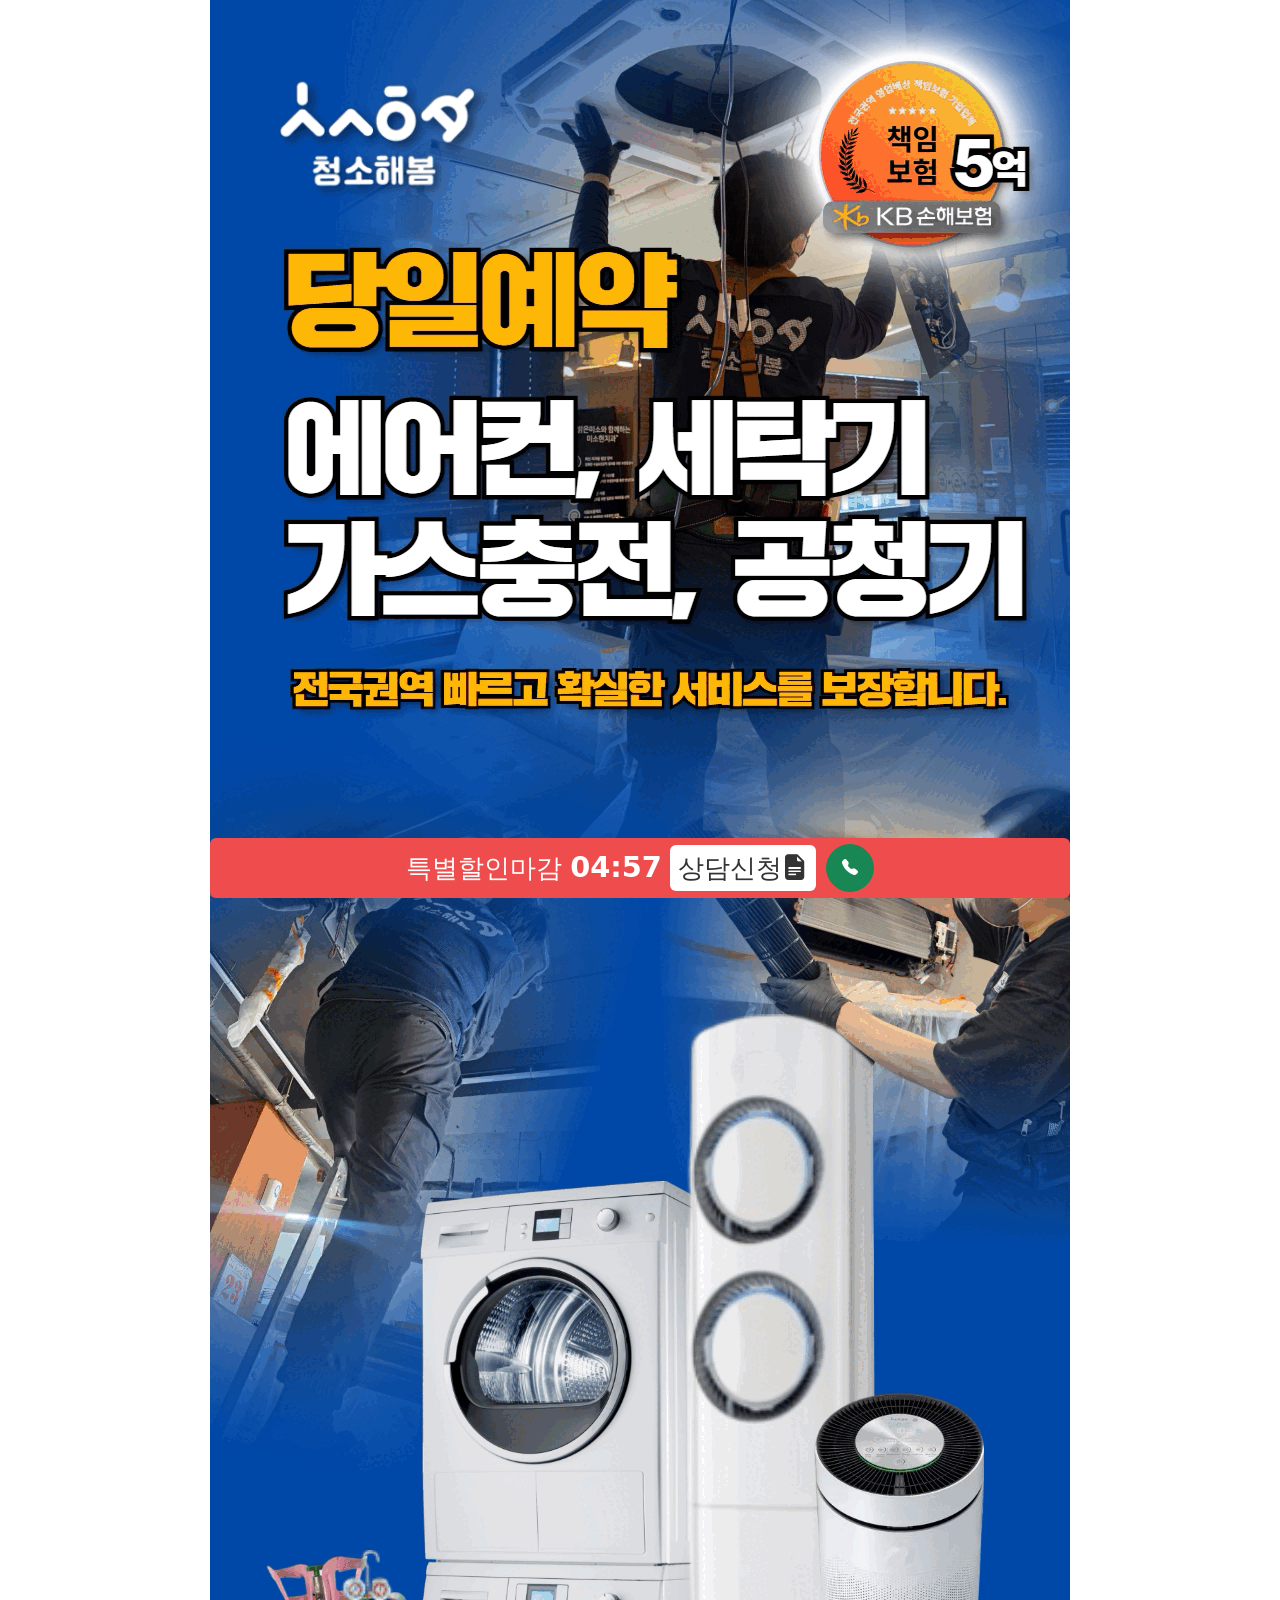
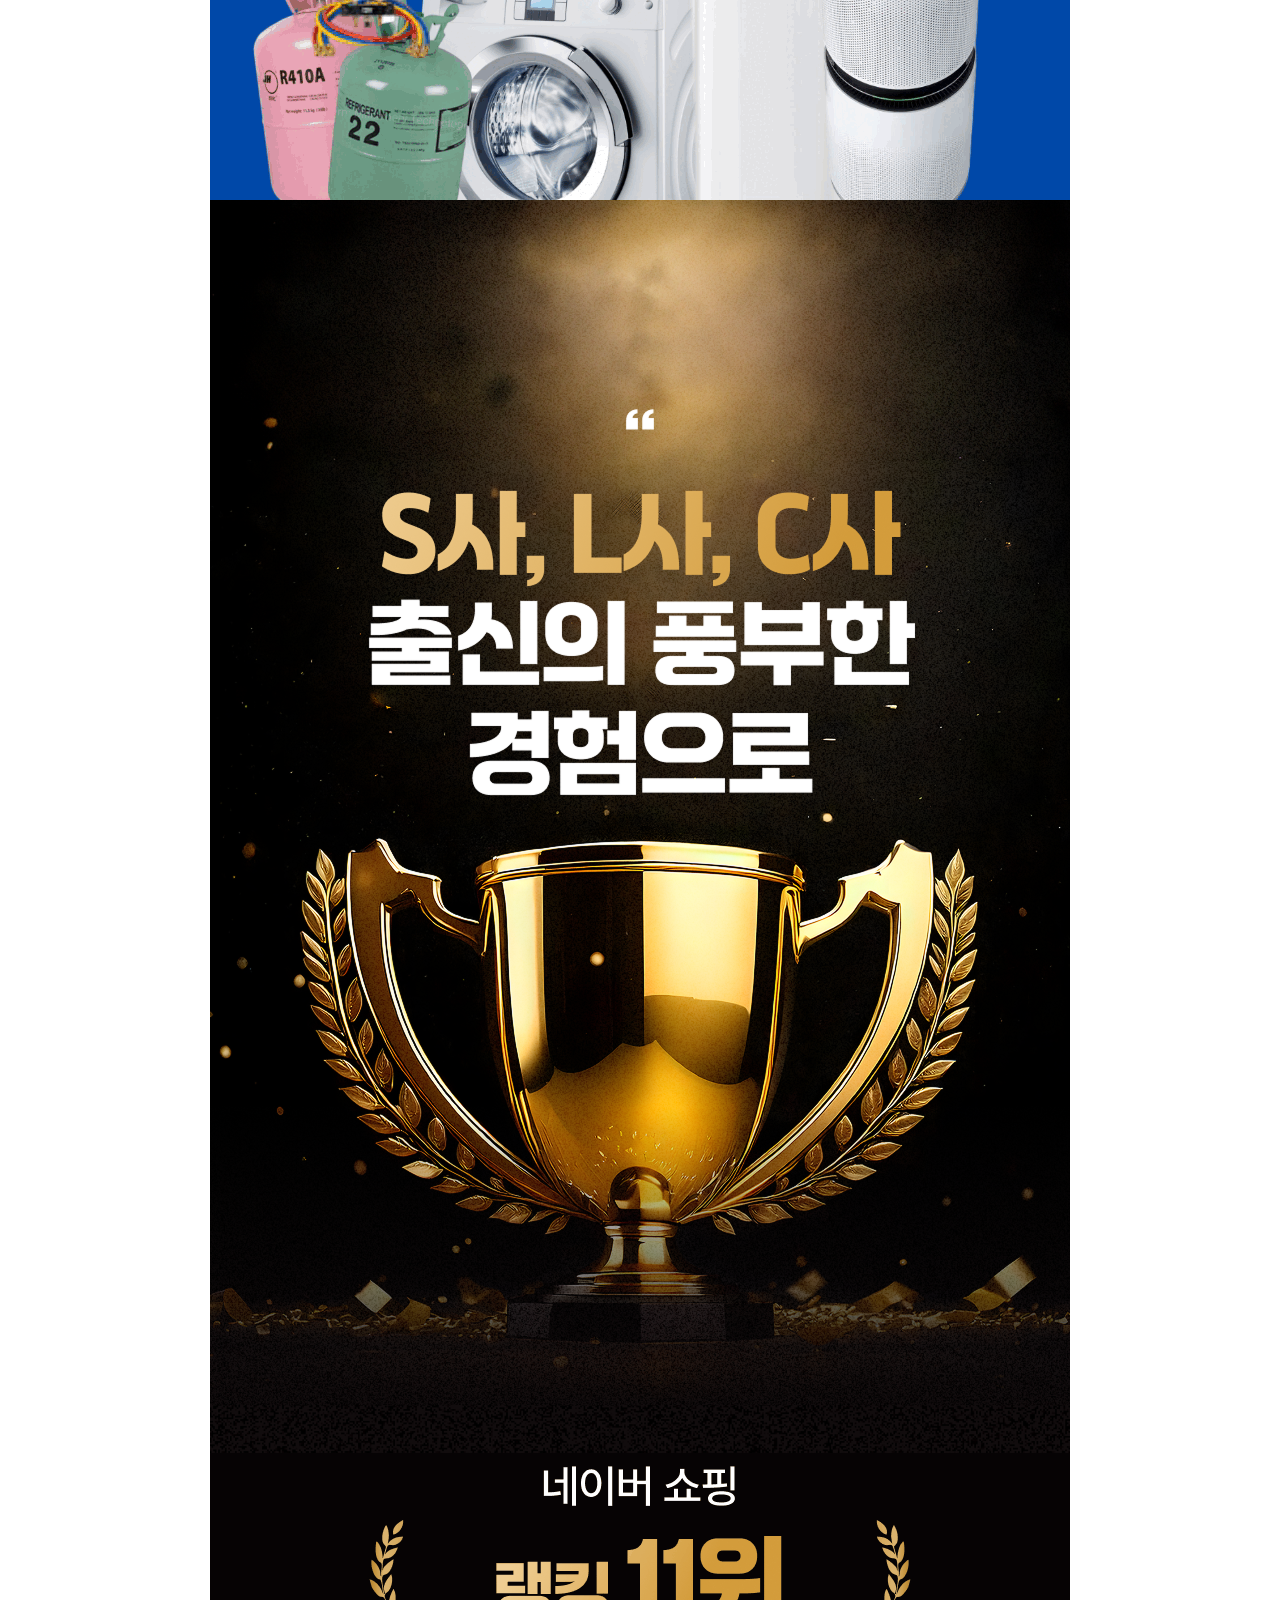
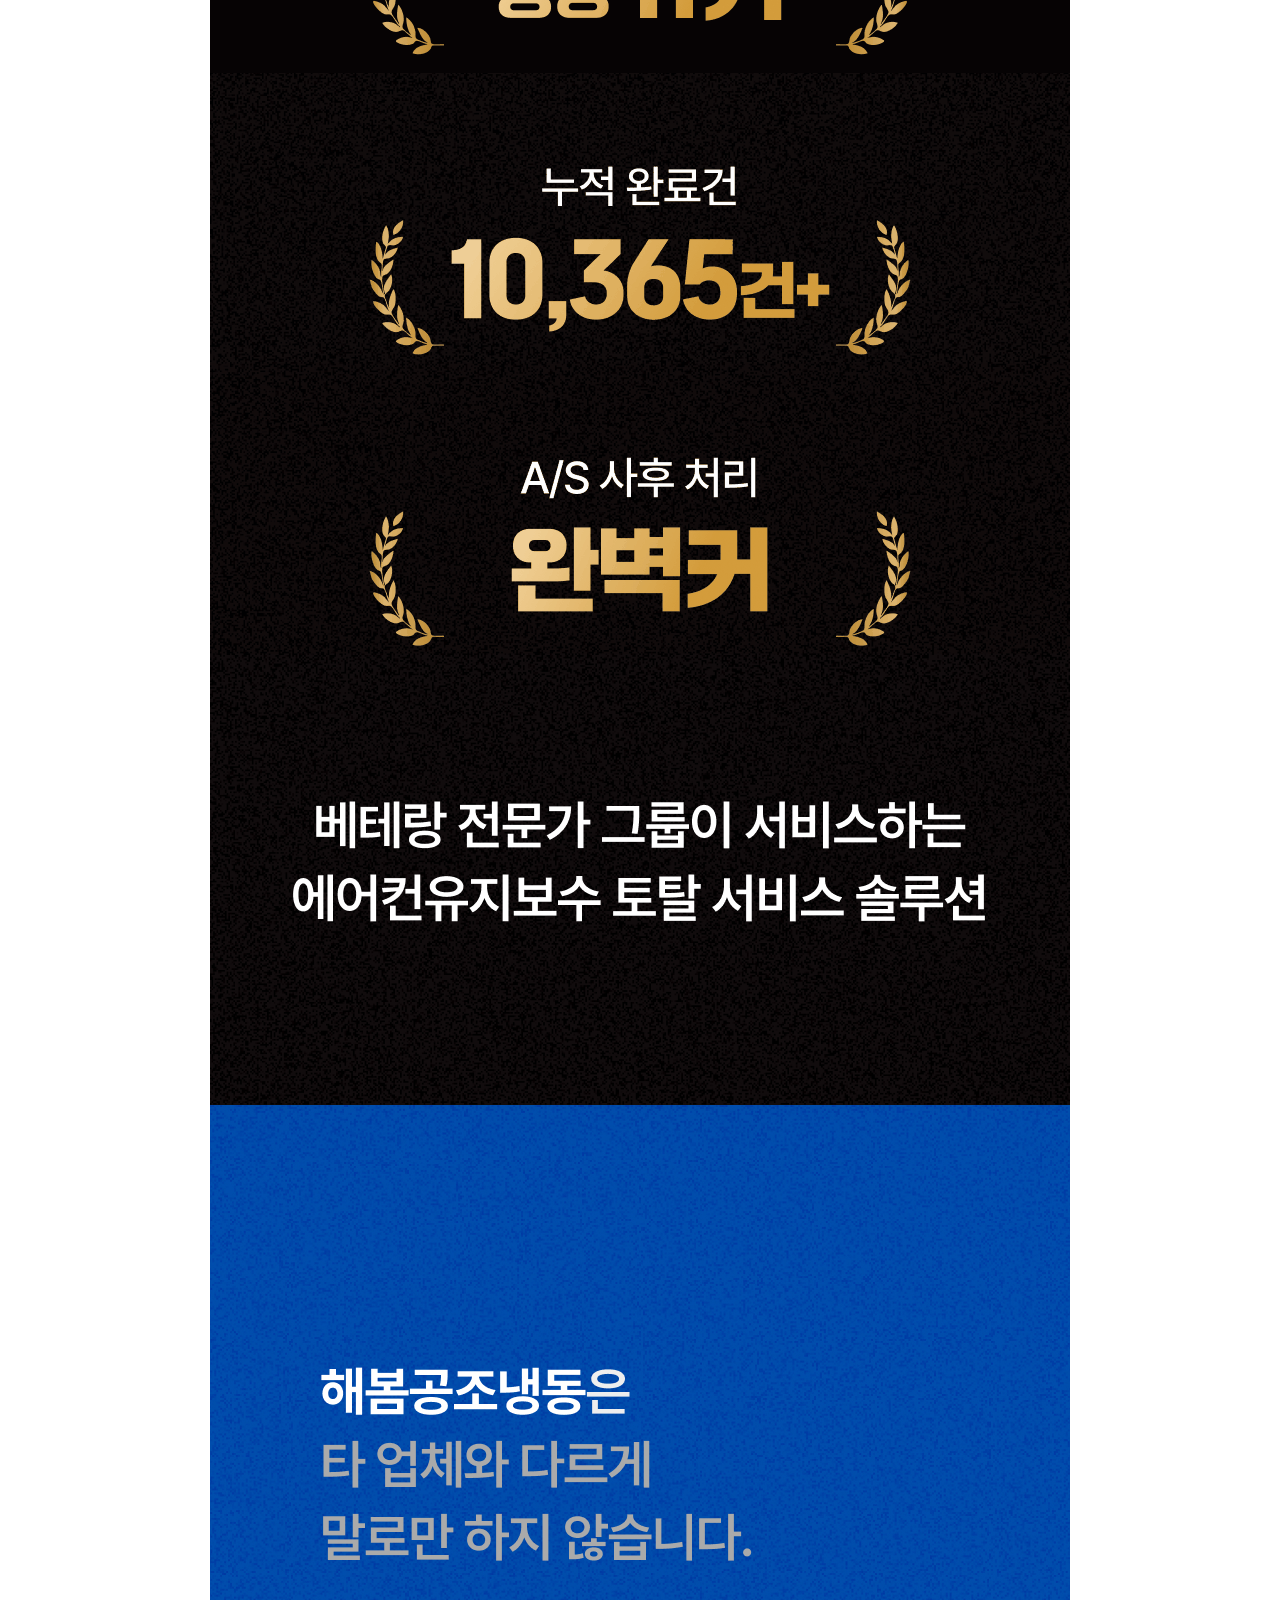
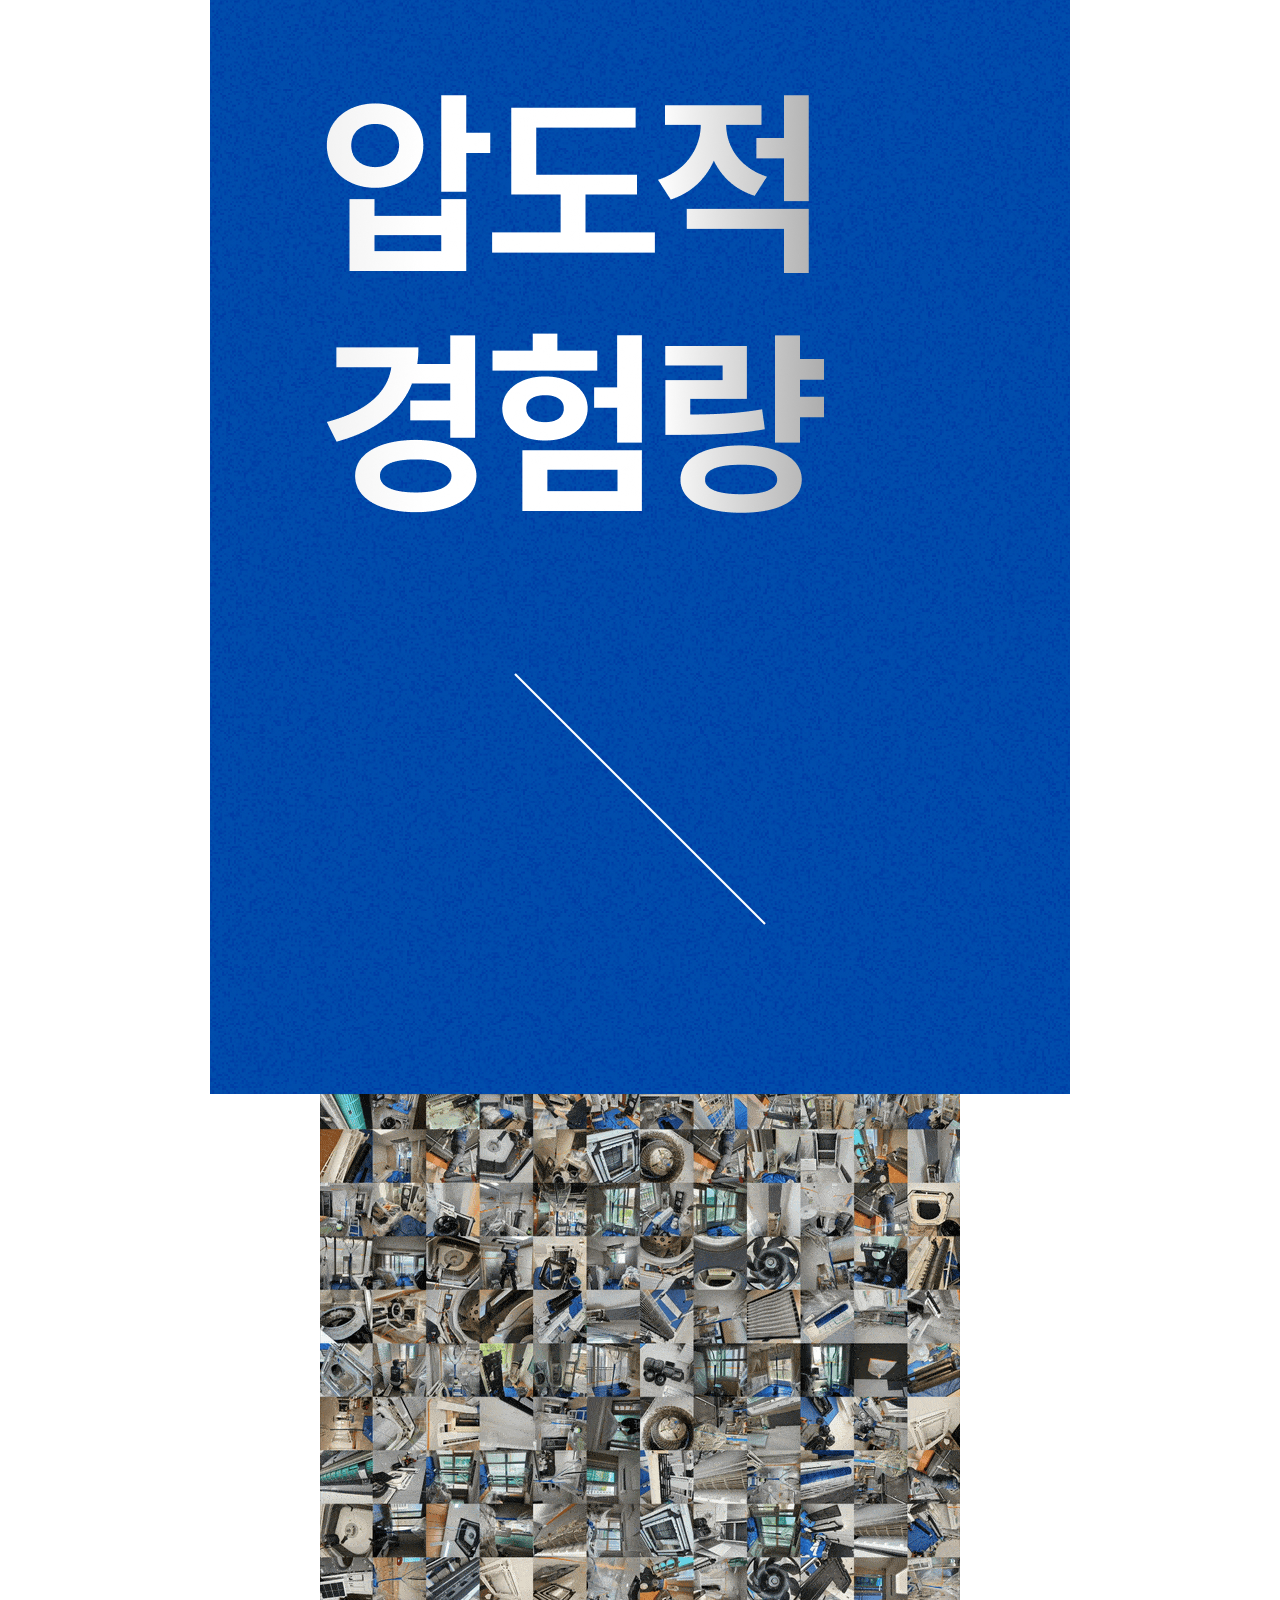
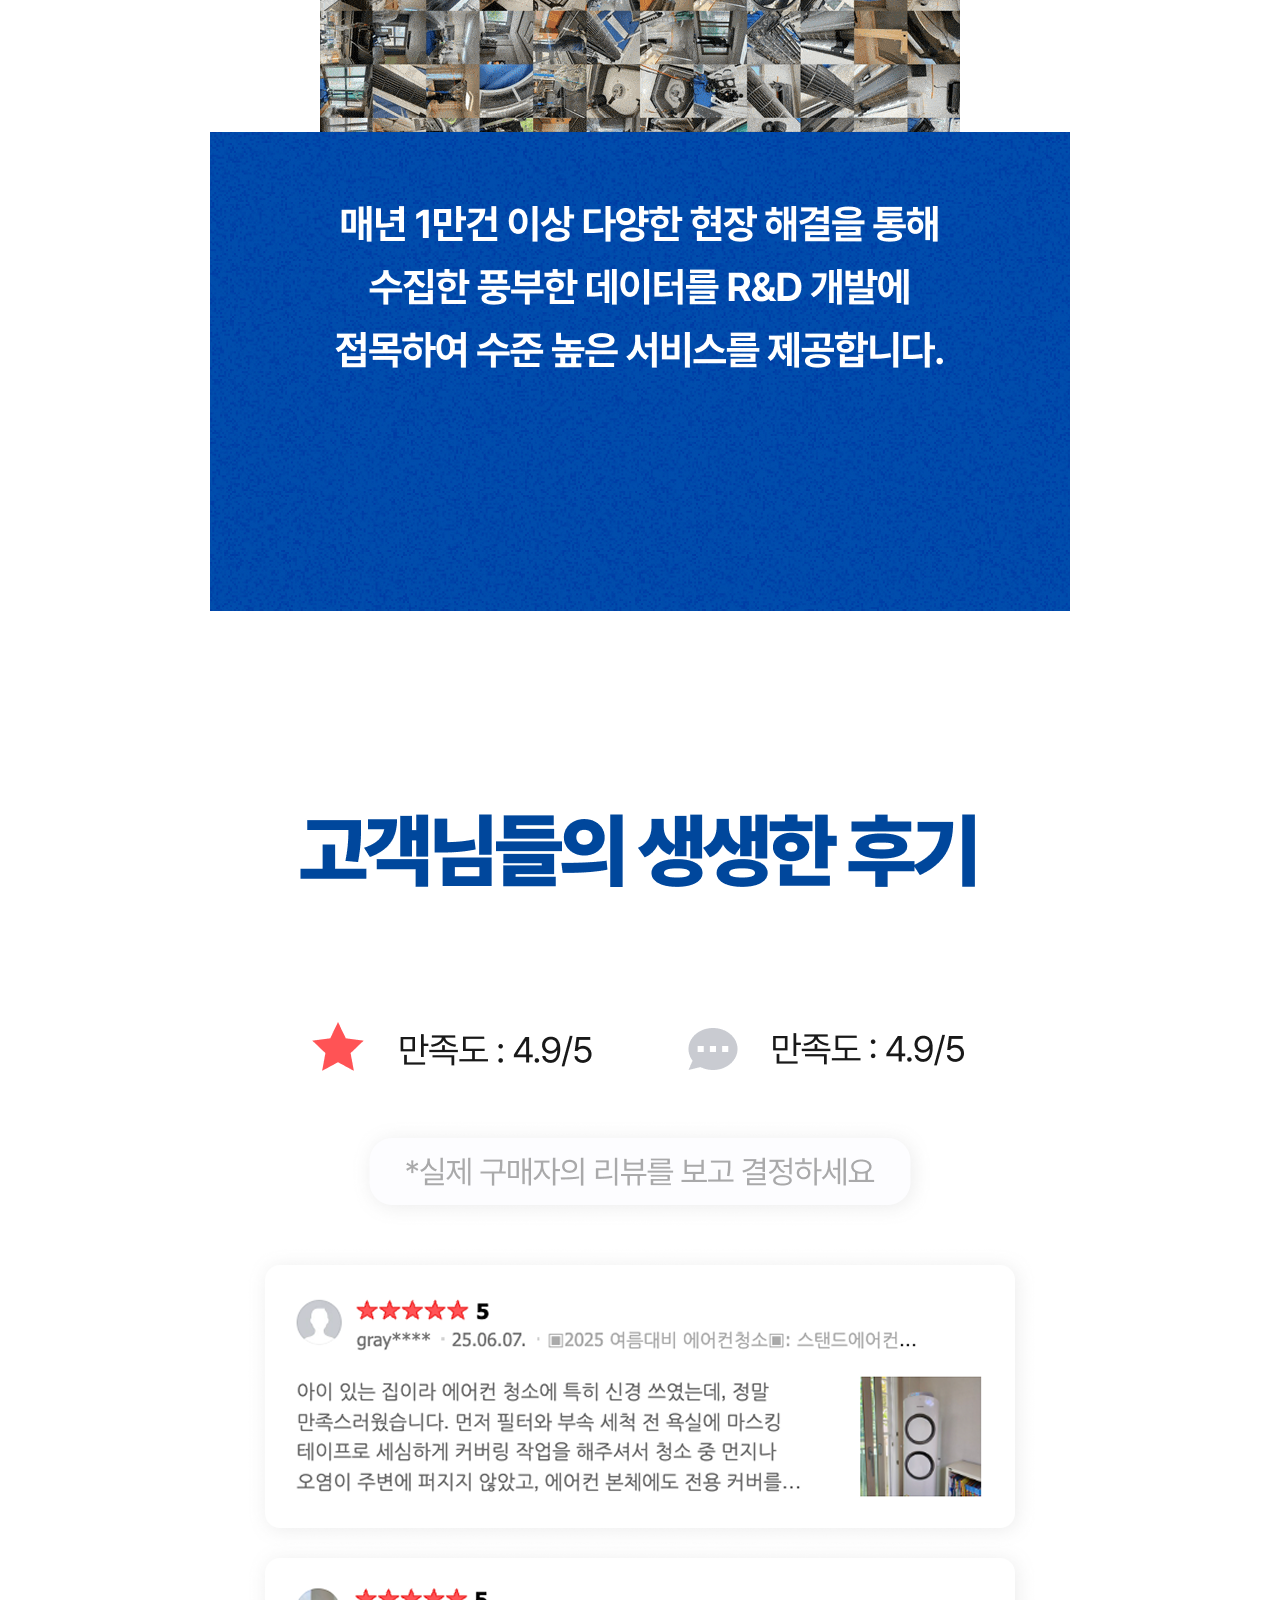
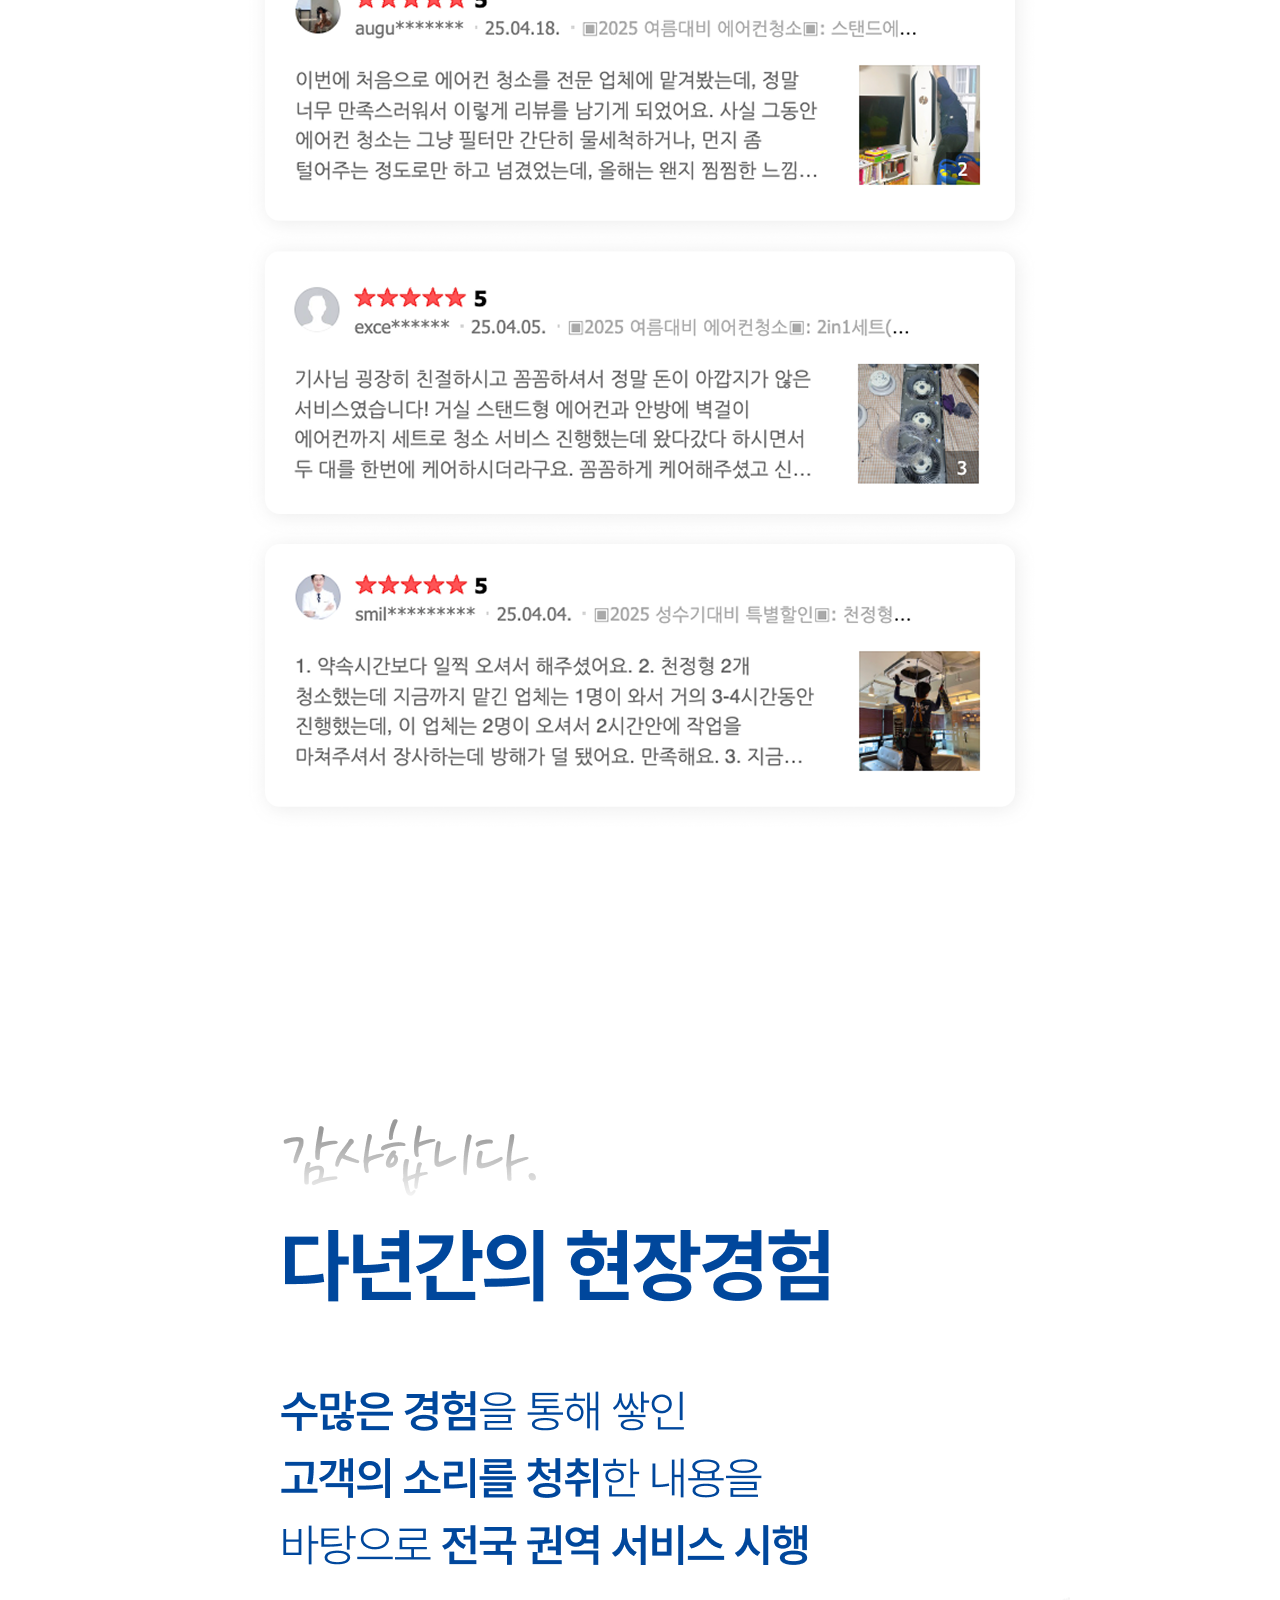
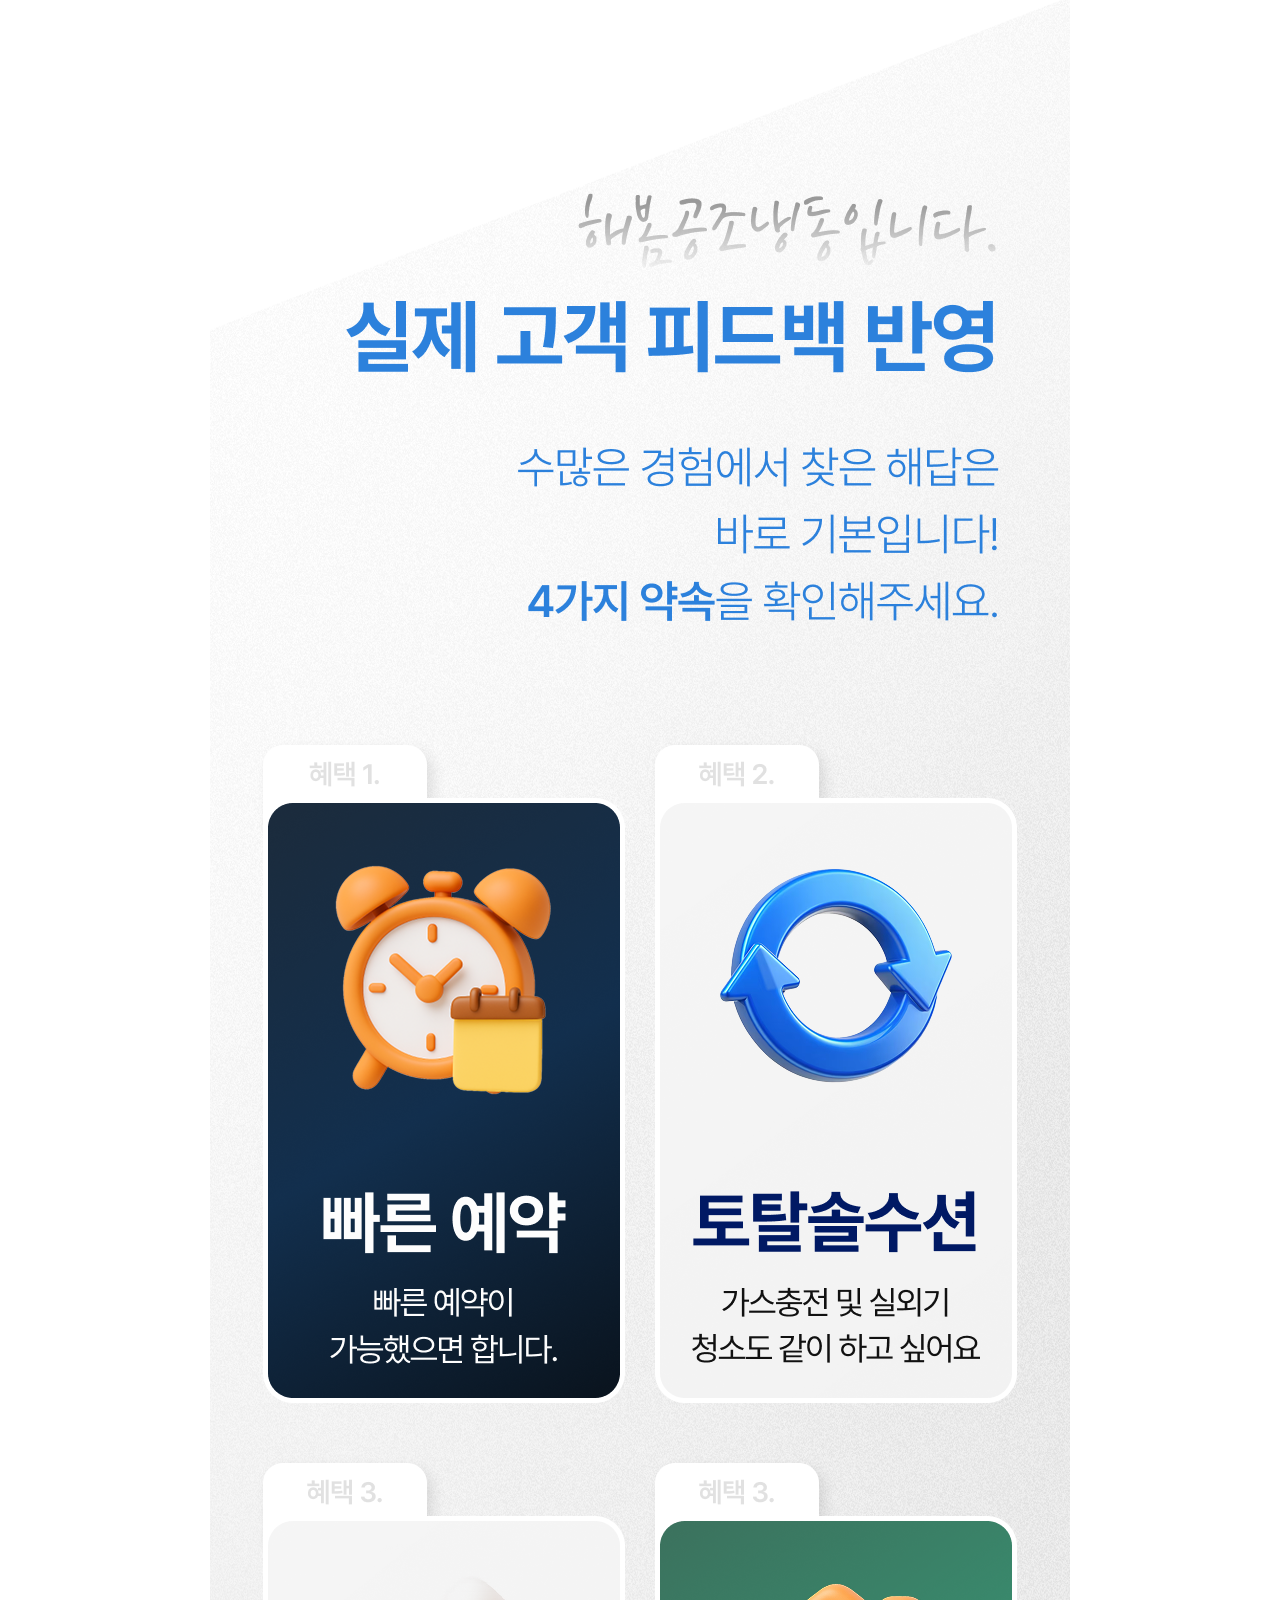
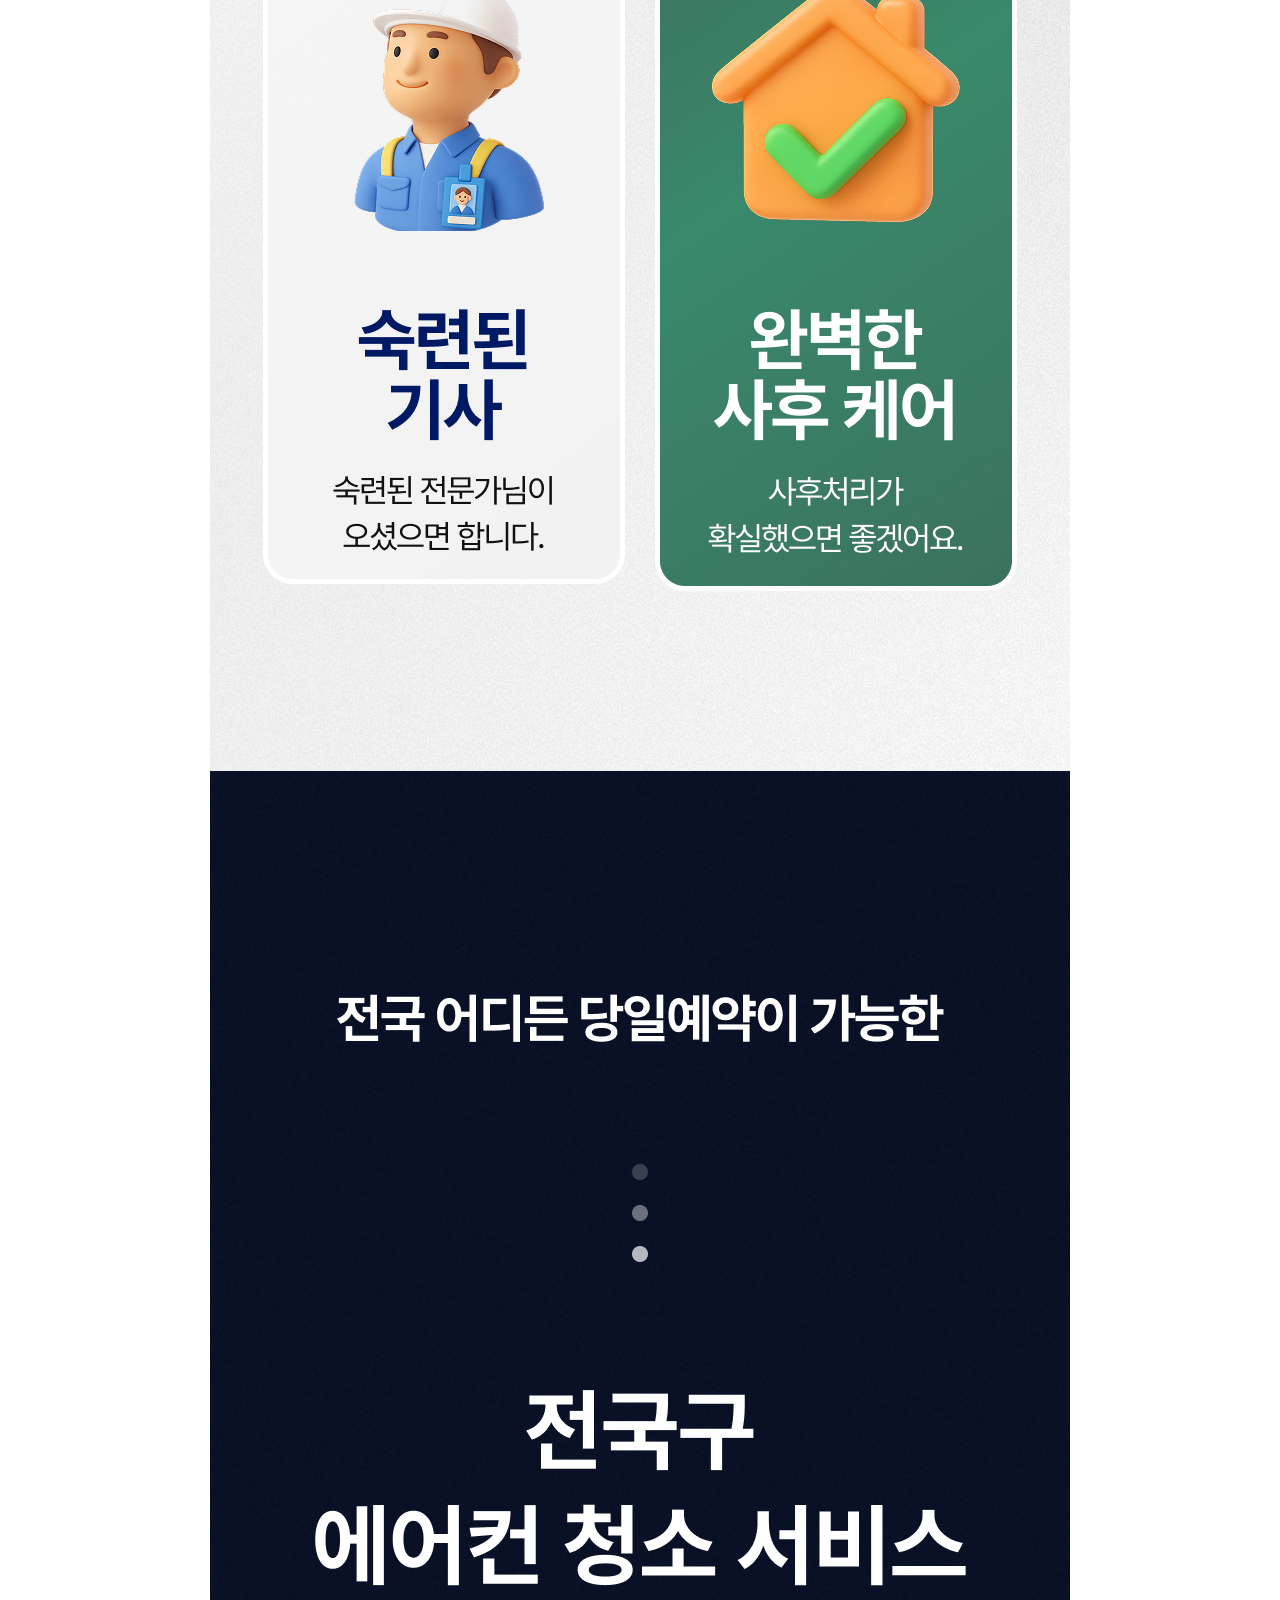
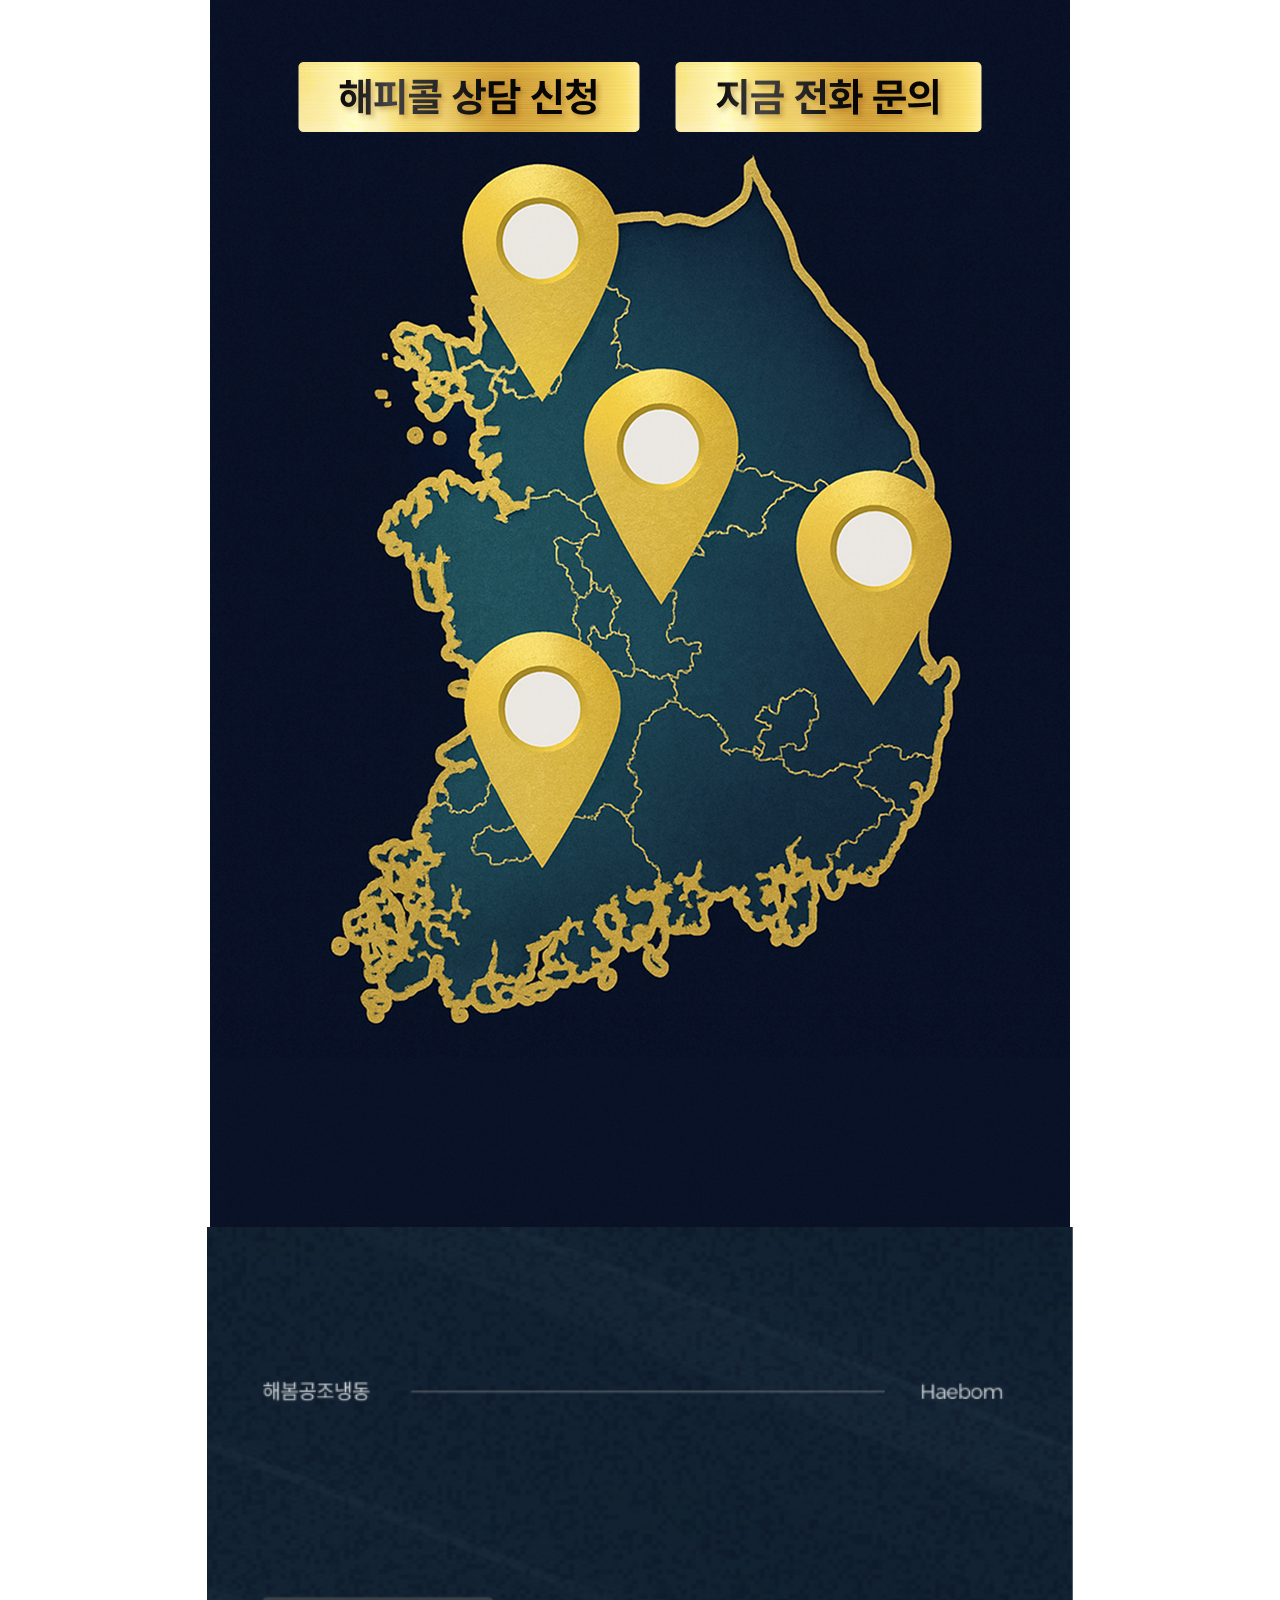
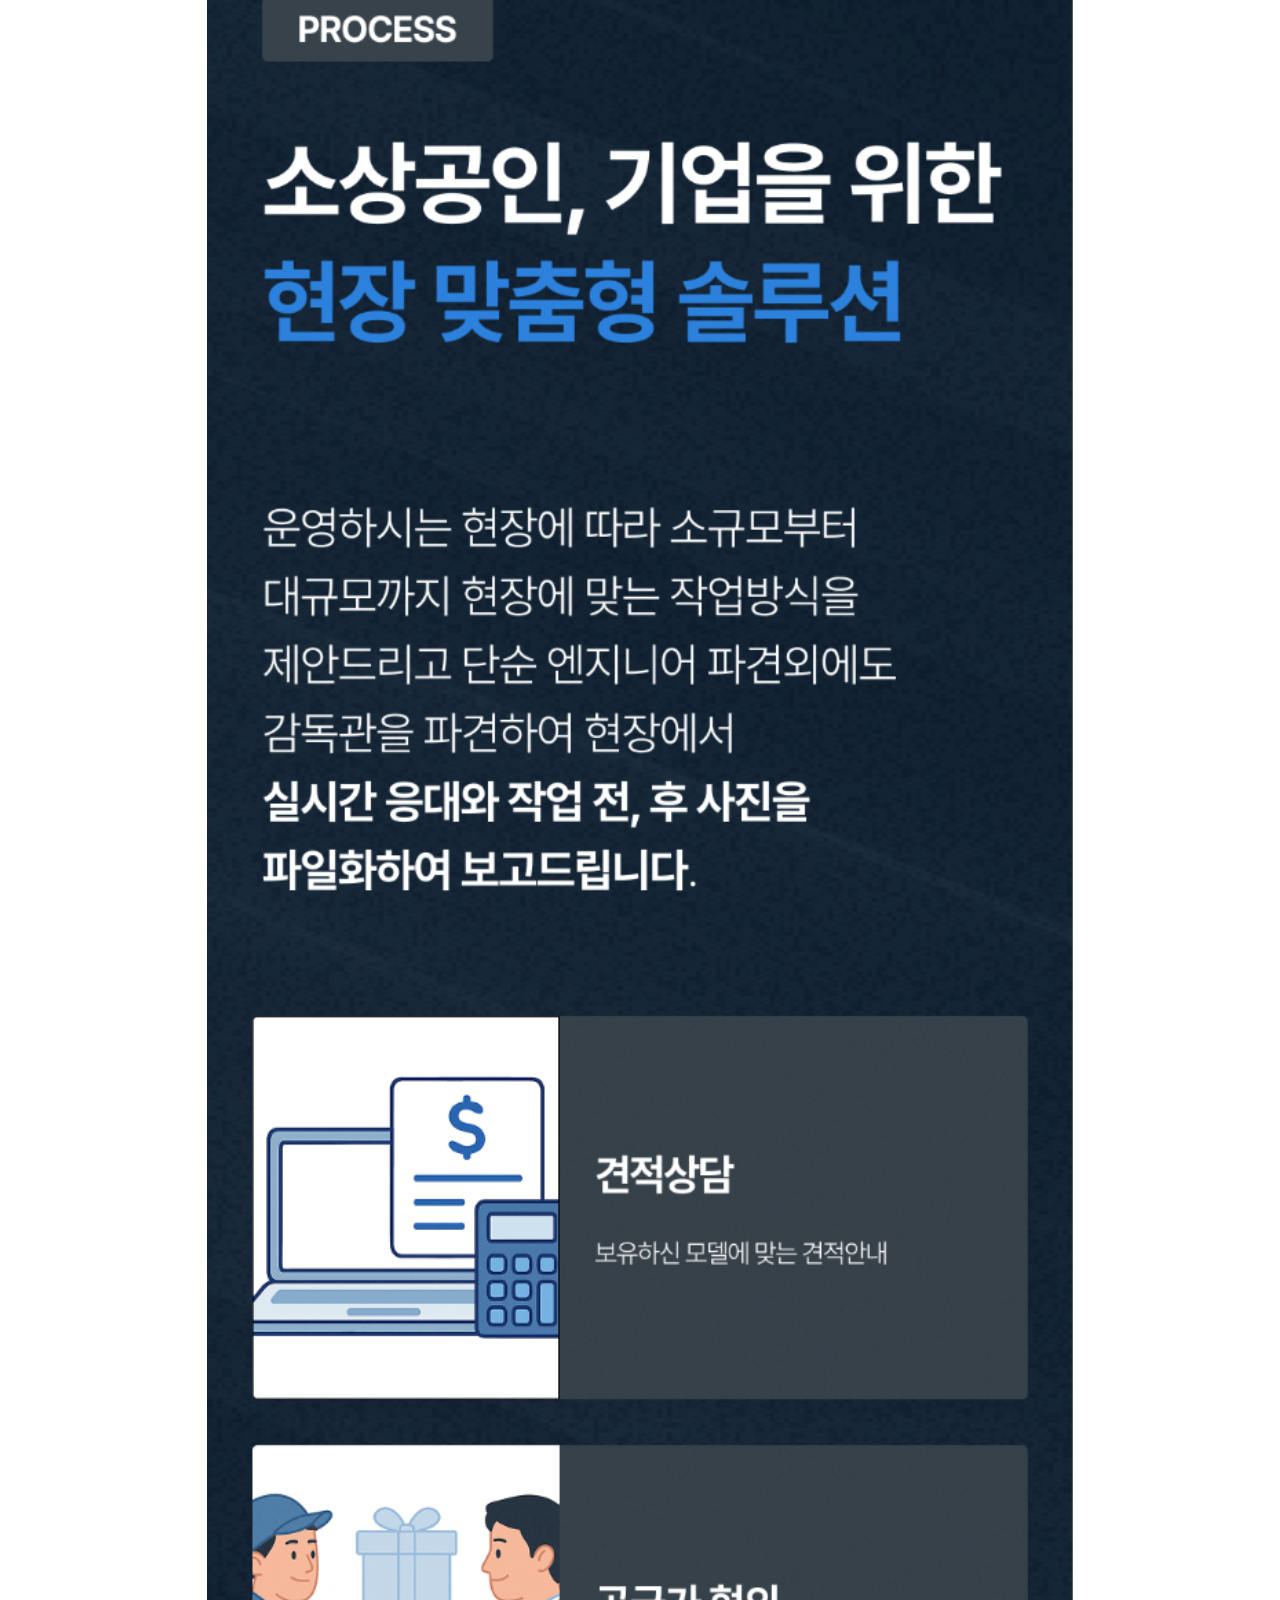
<file: backup/index.html>
<!DOCTYPE html>
<html lang="ko">

<head>
  <meta charset="UTF-8" />
  <meta name="viewport" content="width=device-width, initial-scale=1" />
  <title>청소해봄</title>
  <!-- 파비콘 -->
  <link rel="shortcut icon" type="image/x-icon" href="images/favicon.ico?">
  <!-- Bootstrap 5 CSS -->
  <link href="https://cdn.jsdelivr.net/npm/bootstrap@5.3.0/dist/css/bootstrap.min.css" rel="stylesheet"
    crossorigin="anonymous" />
  <!-- Bootstrap Icons -->
  <link rel="stylesheet" href="https://cdn.jsdelivr.net/npm/bootstrap-icons@1.10.5/font/bootstrap-icons.css" />
  <style>
    body {
      margin: 0;
      padding: 0;
      margin-bottom: 70px;
    }

    .slides {
      margin: 0;
      padding: 0;
    }

    .image-slide {
      margin: 0;
      padding: 0;
      display: flex;
      justify-content: center;
      align-items: center;
      overflow: hidden;
    }

    .image-slide img {
      display: block;
      margin: 0;
      padding: 0;
      max-width: 100%;
      max-height: 100%;
      width: auto;
      height: auto;
      object-fit: contain;
    }

    .form-label-title {
      font-size: 1.25rem;
      font-weight: 700;
    }

    .terms-box {
      max-height: 150px;
      overflow-y: auto;
      border: 1px solid #ddd;
      padding: 1rem;
      margin-bottom: 1rem;
      background: #f9f9f9;
      font-size: 0.9rem;
      line-height: 1.5;
    }

    @media (max-width: 576px) {
      .image-slide img {
        width: 100%;
        height: auto;
      }
    }

    .navbar.fixed-bottom {
      background-color: transparent !important;
      box-shadow: none;
    }

    .btn-wrap {
      background-color: #ef4d4d;
      color: #ffffff;
      height: 80px;
    }

    .btn-inquiry-wrap {
      height: 60px;
      cursor: pointer;
    }

    .btn-sub-label {
      font-size: clamp(1rem, 4vw, 1.6rem);
      font-weight: 300;
    }

    .btn-timer {
      font-size: clamp(1.6rem, 4vw, 1.8rem);
      font-weight: 700;
    }

    .btn-main-label {
      font-weight: 500;
      font-size: clamp(1.2rem, 4vw, 1.6rem);
    }

    .btn-card {
      background-color: #ffffff;
      color: #333333;
      align-items: center;
      justify-content: center;
    }

    .btn-card .bi {
      font-size: clamp(1.2rem, 4vw, 1.6rem);
    }

    .modal-content {
      display: flex;
      flex-direction: column;
    }

    .modal-dialog-scrollable .modal-body {
      overflow-y: auto;
      max-height: calc(100vh - 2rem - 56px - 56px);
    }

    .modal-footer {
      position: sticky;
      bottom: 0;
      background: #fff;
      z-index: 10;
    }

    .site-footer {
      margin-bottom: 100px;
      padding: 1rem 0 0.5rem;
      color: #666;
      line-height: 1.5;
    }

    .site-footer .footer-title {
      font-weight: 700;
      font-size: 1rem;
      color: #333;
    }

    .site-footer .footer-text {
      font-size: 0.85rem;
    }

    .site-footer .copyright {
      color: #999;
      margin-top: 0.5rem;
    }
  </style>
</head>

<body>

  <!-- 이미지 슬라이드 리스트 -->
  <div class="container-fluid slides p-0 m-0">
    <div class="image-slide"><img src="images/1.gif" alt="Design 1" /></div>
    <div class="image-slide"><img src="images/2.png" alt="Design 2" /></div>
    <div class="image-slide"><img src="images/3.gif" alt="Design 3" /></div>
    <div class="image-slide"><img src="images/4.gif" alt="Design 4" /></div>
    <div class="image-slide"><img src="images/5.gif" alt="Design 5" /></div>
    <div class="image-slide"><img src="images/6.png" alt="Design 6" /></div>
    <div class="image-slide"><img src="images/7.jpg" alt="Design 7" /></div>
    <div class="image-slide"><img src="images/8.gif" alt="Design 8" /></div>
    <div class="image-slide"><img src="images/9.jpg" alt="Design 9" /></div>
    <div class="image-slide"><img src="images/10.png" alt="Design 10" /></div>
    <div class="image-slide"><img src="images/11.png" alt="Design 11" /></div>
    <div class="image-slide"><img src="images/12.png" alt="Design 12" /></div>
    <div class="image-slide"><img src="images/13.jpg" alt="Design 13" /></div>
    <div class="image-slide"><img src="images/14.jpg" alt="Design 14" /></div>
    <div class="image-slide"><img src="images/15.jpg" alt="Design 15" /></div>
    <div class="image-slide"><img src="images/16.png" alt="Design 16" /></div>
    <div class="image-slide"><img src="images/17.png" alt="Design 17" /></div>
  </div>

  <nav class="navbar fixed-bottom bg-light d-flex align-items-center justify-content-center" style="height: 70px;">
    <div class="w-100" style="max-width: 860px;">
      <div class="d-flex gap-2 align-items-center h-100">
        <div class="btn-wrap rounded w-100 h-100 d-flex align-items-center justify-content-center"
          style="height: 90px;">
          <div class="btn-inquiry-wrap d-flex align-items-center gap-2 flex-wrap" data-bs-toggle="modal"
            data-bs-target="#inquiryModal">
            <span class="btn-sub-label">특별할인마감</span>
            <span class="btn-timer"></span>
            <div class="btn-card px-2 py-1 rounded d-flex align-items-center">
              <span class="btn-main-label">상담신청</span>
              <i class="bi bi-file-earmark-text-fill"></i>
            </div>
          </div>
          <a href="tel:01027474112"
            class="btn btn-success d-flex align-items-center justify-content-center rounded-circle"
            style="width: 48px; height: 48px; margin-left: 10px;">
            <i class="bi bi-telephone-fill"></i>
          </a>
        </div>
      </div>
    </div>
  </nav>

  <!-- Modal -->
  <div class="modal fade" id="inquiryModal" tabindex="-1" aria-labelledby="inquiryModalLabel" aria-hidden="true">
    <div class="modal-dialog modal-dialog-centered modal-dialog-scrollable">
      <div class="modal-content">
        <form id="inquiryForm">
          <div class="modal-header">
            <h5 class="modal-title" id="inquiryModalLabel">서비스 문의</h5>
            <button type="button" class="btn-close" data-bs-dismiss="modal" aria-label="닫기"></button>
          </div>
          <div class="modal-body">
            <!-- 성함 -->
            <div class="mb-3">
              <label for="userName" class="form-label form-label-title">성함</label>
              <input type="text" class="form-control" id="userName" name="userName" required />
            </div>

            <!-- 연락처 -->
            <div class="mb-3">
              <label for="userPhone" class="form-label form-label-title">연락처</label>
              <input type="tel" class="form-control" id="userPhone" name="userPhone" placeholder="010-1234-5678"
                required pattern="\d{3}-\d{4}-\d{4}" maxlength="13" inputmode="numeric" />
            </div>

            <!-- 주소 -->
            <div class="mb-3">
              <label for="userAddress" class="form-label form-label-title">지역</label>
              <input type="text" class="form-control" id="userAddress" name="userAddress" placeholder="지역를 입력하세요"
                required />
            </div>

            <!-- 연락 가능 시간 -->
            <fieldset class="mb-3">
              <legend class="form-label-title">연락가능시간</legend>
              <div class="form-check">
                <input class="form-check-input" type="radio" name="contactTime" id="CALLABLE_AM" value="CALLABLE_AM" required />
                <label class="form-check-label" for="timeAM">오전</label>
              </div>
              <div class="form-check">
                <input class="form-check-input" type="radio" name="contactTime" id="CALLABLE_PM" value="CALLABLE_PM" />
                <label class="form-check-label" for="timePM">오후</label>
              </div>
            </fieldset>

            <!-- 서비스 (code_id로 value 설정) -->
            <div class="mb-3">
              <label class="form-label form-label-title">서비스</label>
              <label class="form-check-label">(복수선택 가능)</label>
              <div class="form-check">
                <input class="form-check-input" type="checkbox" id="svc1" name="services" value="AC_CLEAN" />
                <label class="form-check-label" for="svc1">에어컨 청소</label>
              </div>
              <div class="form-check">
                <input class="form-check-input" type="checkbox" id="svc2" name="services" value="AC_CHARGE" />
                <label class="form-check-label" for="svc2">에어컨 가스충전</label>
              </div>
              <div class="form-check">
                <input class="form-check-input" type="checkbox" id="svc3" name="services" value="DISH_CLEAN" />
                <label class="form-check-label" for="svc3">세탁기 청소</label>
              </div>
              <div class="form-check">
                <input class="form-check-input" type="checkbox" id="svc4" name="services"
                  value="AIR_FRESHER_CLAEN" />
                <label class="form-check-label" for="svc4">공기청정기 청소</label>
              </div>
            </div>

            <!-- 파일 업로드 -->
            <div class="mb-3">
              <label for="inquiryFiles" class="form-label form-label-title">사진 업로드 (최대 5개, 복수 선택 가능)</label>
              <input type="file" class="form-control" id="inquiryFiles" name="files" multiple accept="image/*">
              <div class="form-text">5개까지 업로드가능합니다.</div>     

              <!-- ✅ 파일 목록 표시 영역 -->
              <ul id="fileList" class="list-group mt-2"></ul>
            </div>

            <!-- 메모 -->
            <div class="mb-3">
              <label for="inquiryMemo" class="form-label form-label-title">메모</label>
              <textarea class="form-control" id="inquiryMemo" name="inquiryMemo" rows="5" placeholder="추가 요청사항이나 메모를 입력하세요"></textarea>      
            </div>

            <!-- 약관 내용 -->
            <div class="mb-3">
              <label class="form-label form-label-title">상담을 위한 개인정보 수집동의</label>
            
              <!-- 제목 버튼 -->
              <button class="btn btn-outline-secondary w-100 text-start" type="button" data-bs-toggle="collapse"
                data-bs-target="#termsContent" aria-expanded="false" aria-controls="termsContent">
                📄 내용 보기
              </button>
            
              <!-- Collapse 내용 -->
              <div class="collapse mt-2" id="termsContent">
                <div class="terms-box">
                  <em>1. 수집하는 개인정보 항목</em><br>
                  이름, 연락처(휴대전화번호), 주소(선택사항), 상담내용<br><br>
                  <em>2. 수집 및 이용 목적</em><br>
                  서비스 상담 및 예약, 고객 문의 응대, 서비스 제공에 대한 안내 및 알림<br><br>
                  <em>3. 보유 및 이용 기간</em><br>
                  수집일로부터 1년간 보관 후 파기 (단, 관련 법령에 따라 보관이 필요한 경우 해당 기간 동안 보관)<br><br>
                  <em>4. 동의 거부 권리 및 불이익 안내</em><br>
                  개인정보 제공을 거부할 권리가 있으나, 이 경우 상담 및 서비스 제공이 제한될 수 있습니다.<br>
                </div>
              </div>
            
              <div class="form-check mt-2">
                <input class="form-check-input" type="checkbox" id="agreeTerms" required checked />
                <label class="form-check-label" for="agreeTerms">약관에 동의합니다.</label>
              </div>      </div>
          </div>

          <div class="modal-footer p-0">
            <div id="formAlert" class="alert alert-danger alert-dismissible fade d-none w-100" role="alert">
              <span id="formAlertMsg"></span>
              <button type="button" class="btn-close" aria-label="Close" onclick="hideAlert()"></button>
            </div>
            <button type="submit" class="btn btn-primary w-100">상담 접수</button>
          </div>
        </form>
      </div>
    </div>
  </div>

  <!-- Footer -->
  <footer class="site-footer text-center">
    <div class="container">
      <p class="footer-title mb-1">청소해봄 부천점</p>
      <p class="footer-text mb-1">
        경기도 부천시 중동로254번길 64 402호(중동, 신일아르디세) 60
      </p>
      
      <p class="footer-text mb-1">
        사업자등록번호 226-16-63802
      </p>
      <p class="footer-text mb-1">상담전화, 문자접수 010-2747-4112</p>
      <p class="copyright mb-0">&copy;haebom All Rights Reserved.</p>
    </div>
  </footer>

  <!-- Bootstrap JS Bundle -->
  <script src="https://cdn.jsdelivr.net/npm/bootstrap@5.3.0/dist/js/bootstrap.bundle.min.js"
    crossorigin="anonymous"></script>

  <script type="text/javascript" src="//wcs.naver.net/wcslog.js"></script>
  <script type="text/javascript">
    if (!wcs_add) var wcs_add = {};
    wcs_add["wa"] = "148dbe2a9e49e10";
    if (window.wcs) {
      wcs_do();
    }
  </script>    

  <!-- 폼 제출 & API 호출 -->
  <script>
    // 개발용 API 호스트
    const API_HOST = "https://api.haebompartners.co.kr";
    // const API_HOST = "http://localhost:8000";
    let selectedFiles = []; // 업로드용 파일 배열

      // 파일 입력 이벤트
    document.getElementById("inquiryFiles").addEventListener("change", async function (e) {
      const newFiles = Array.from(e.target.files);
      const compressedFiles = [];

      // 새로 선택한 파일 + 기존 파일 합치기
      const totalFiles = [...selectedFiles, ...newFiles];

      // 최대 5개 제한
      if (totalFiles.length > 5) {
        alert("사진은 최대 5개까지만 업로드 가능합니다.");
        e.target.value = ""; // 입력 초기화
        return;
      }

      for (const file of newFiles) {
        if (!file.type.startsWith("image/")) {
          alert(`이미지 파일만 첨부 가능합니다.`);
          continue;
        }

        // 파일 하나씩 용량 체크
        if (file.size > 50 * 1024 * 1024) { // 50MB
          alert(`"${file.name}" 파일은 50MB를 초과하여 업로드할 수 없습니다.`);
          continue; // 이 파일은 무시
        }

        // 이미지 압축
        const compressed = await compressImage(file, 0.5); // 0.5 = 50% 품질
        compressedFiles.push(compressed);
      }

      selectedFiles = [...selectedFiles, ...compressedFiles];
      renderFileList();
    });

    // 이미지 압축 함수
    async function compressImage(file, quality = 0.5) {
      return new Promise((resolve) => {
        const reader = new FileReader();
        reader.onload = function (event) {
          const img = new Image();
          img.onload = function () {
            const canvas = document.createElement("canvas");

            // 원본 비율 유지
            const maxWidth = 1024; // 최대 너비
            const scale = Math.min(maxWidth / img.width, 1);
            canvas.width = img.width * scale;
            canvas.height = img.height * scale;

            const ctx = canvas.getContext("2d");
            ctx.drawImage(img, 0, 0, canvas.width, canvas.height);

            canvas.toBlob(
              (blob) => {
                resolve(new File([blob], file.name, { type: "image/jpeg" }));
              },
              "image/jpeg",
              quality
            );
          };
          img.src = event.target.result;
        };
        reader.readAsDataURL(file);
      });
    }

  // 파일 목록 렌더링
    function renderFileList() {
      const fileList = document.getElementById("fileList");
      fileList.innerHTML = "";

      selectedFiles.forEach((file, index) => {
      const li = document.createElement("li");
        li.classList.add("list-group-item", "d-flex", "align-items-center", "justify-content-between");
   
        li.innerHTML = `
        <div class="d-flex align-items-center gap-2">
          <i class="bi bi-file-earmark-image text-primary"></i>
          <span>${file.name}</span>
        </div>
        <button type="button" class="btn btn-sm btn-outline-danger" onclick="removeFile(${index})">
          <i class="bi bi-trash"></i>
        </button>
        `;

        fileList.appendChild(li);
      });
    }

    // 파일 삭제
    function removeFile(index) {
      selectedFiles.splice(index, 1);
      renderFileList();
    }

    // 오프셋 포함 ISO 문자열 (예: 2025-07-26T14:00:00+09:00)
    function nowIsoWithOffset() {
      const d = new Date();
      const tz = -d.getTimezoneOffset(); // minutes
      const sign = tz >= 0 ? '+' : '-';
      const hh = String(Math.floor(Math.abs(tz) / 60)).padStart(2, '0');
      const mm = String(Math.abs(tz) % 60).padStart(2, '0');
      const local = new Date(d.getTime() - d.getTimezoneOffset() * 60000).toISOString().slice(0, 19);
      return `${local}${sign}${hh}:${mm}`;
    }

    // URL 쿼리에서 referrerId 추출 (?ref=XXXX)
    function getReferrerId() {
      const url = new URL(window.location.href);
      return url.searchParams.get('ref') || '';
    }

    // Alert 숨기기
    function hideAlert() {
      const alertEl = document.getElementById("formAlert");
      alertEl.classList.add("d-none");
      alertEl.classList.remove("show");
    }

    // URL 쿼리에서 referrer_id 추출 (?referrer_id=XXXX)
    function getReferrerId() {
      const url = new URL(window.location.href);
      return url.searchParams.get('referrer_id') || '';
    }


    document.getElementById("inquiryForm").addEventListener("submit", async function (e) {
      e.preventDefault();
      hideAlert();

      const checked = document.querySelectorAll('input[name="services"]:checked');
      if (checked.length === 0) {
        const alertEl = document.getElementById("formAlert");
        document.getElementById("formAlertMsg").textContent = "서비스를 하나 이상 선택해 주세요.";
        alertEl.classList.remove("d-none");
        alertEl.classList.add("show");
        return;
      }

      const name = document.getElementById("userName").value.trim();
      const phoneFormatted = document.getElementById("userPhone").value;
      const phoneDigits = phoneFormatted.replace(/\D/g, "");
      const address = document.getElementById("userAddress").value.trim();
      const callableCodeId = document.querySelector('input[name="contactTime"]:checked').value;
      const serviceCodeIds = Array.from(checked).map(el => el.value);
      const inquiryMemo = document.getElementById("inquiryMemo").value.trim();

      if (selectedFiles.length > 5) {
        alert("사진은 최대 5개까지만 업로드 가능합니다.");
        return;
      }

      const formData = new FormData();
      formData.append("inquiry_data", JSON.stringify({
        inquiryType: 'SERVICE',
        inquiryDatetime: nowIsoWithOffset(),
        referrerId: getReferrerId(),
        customerName: name,
        customerPhoneNumber: phoneDigits,
        customerAddress: address,
        callableCodeId: callableCodeId,
        inquiryMemo: inquiryMemo,
        serviceCodeIds: serviceCodeIds
      }));

      // ✅ 파일 추가
      selectedFiles.forEach(file => formData.append("files", file));

      try {
        const res = await fetch(`${API_HOST}/api/v1/public/inquiry`, {
          method: "POST",
          headers: {
            // "Content-Type": "application/json",
            "X-Created-By": "landing"
          },
          // body: JSON.stringify(payload)
          body: formData
        });
        if (!res.ok) {
          const msg = await res.text();
          throw new Error(msg || "네트워크 오류");
        }

        alert("접수가 완료되었습니다! 감사합니다.");
        const bsModal = bootstrap.Modal.getInstance(document.getElementById("inquiryModal"));
        bsModal.hide();
        this.reset();
        // 첨부 파일 초기화
        selectedFiles = [];
        document.getElementById("inquiryFiles").value = "";
        document.getElementById("fileList").innerHTML = "";
      } catch (err) {
        console.error(err);
        alert("접수 중 오류가 발생했습니다.");
      }
    });

    // 체크박스 변경 시 Alert 숨기기
    const serviceCheckboxes = document.querySelectorAll('input[name="services"]');
    serviceCheckboxes.forEach(chk => {
      chk.addEventListener("change", hideAlert);
    });

    // 전화번호 입력 시 자동 포맷
    const phoneInput = document.getElementById("userPhone");
    phoneInput.addEventListener("input", function () {
      let digits = this.value.replace(/\D/g, "").slice(0, 11);
      let formatted = "";
      if (digits.length <= 3) {
        formatted = digits;
      } else if (digits.length <= 7) {
        formatted = digits.slice(0, 3) + "-" + digits.slice(3);
      } else {
        formatted = digits.slice(0, 3) + "-" + digits.slice(3, 7) + "-" + digits.slice(7);
      }
      this.value = formatted;
    });

    // 타이머 (5분)
    let timeLeft = 300;
    function updateTimer() {
      const timerEl = document.querySelector('.btn-timer');
      if (!timerEl) return;
      let min = Math.floor(timeLeft / 60);
      let sec = timeLeft % 60;
      timerEl.textContent = `${String(min).padStart(2, '0')}:${String(sec).padStart(2, '0')}`;
      if (timeLeft > 0) timeLeft--; else { clearInterval(timerInterval); timerEl.textContent = "00:00"; }
    }
    updateTimer();
    const timerInterval = setInterval(updateTimer, 1000);
  </script>
</body>

</html>
</file>
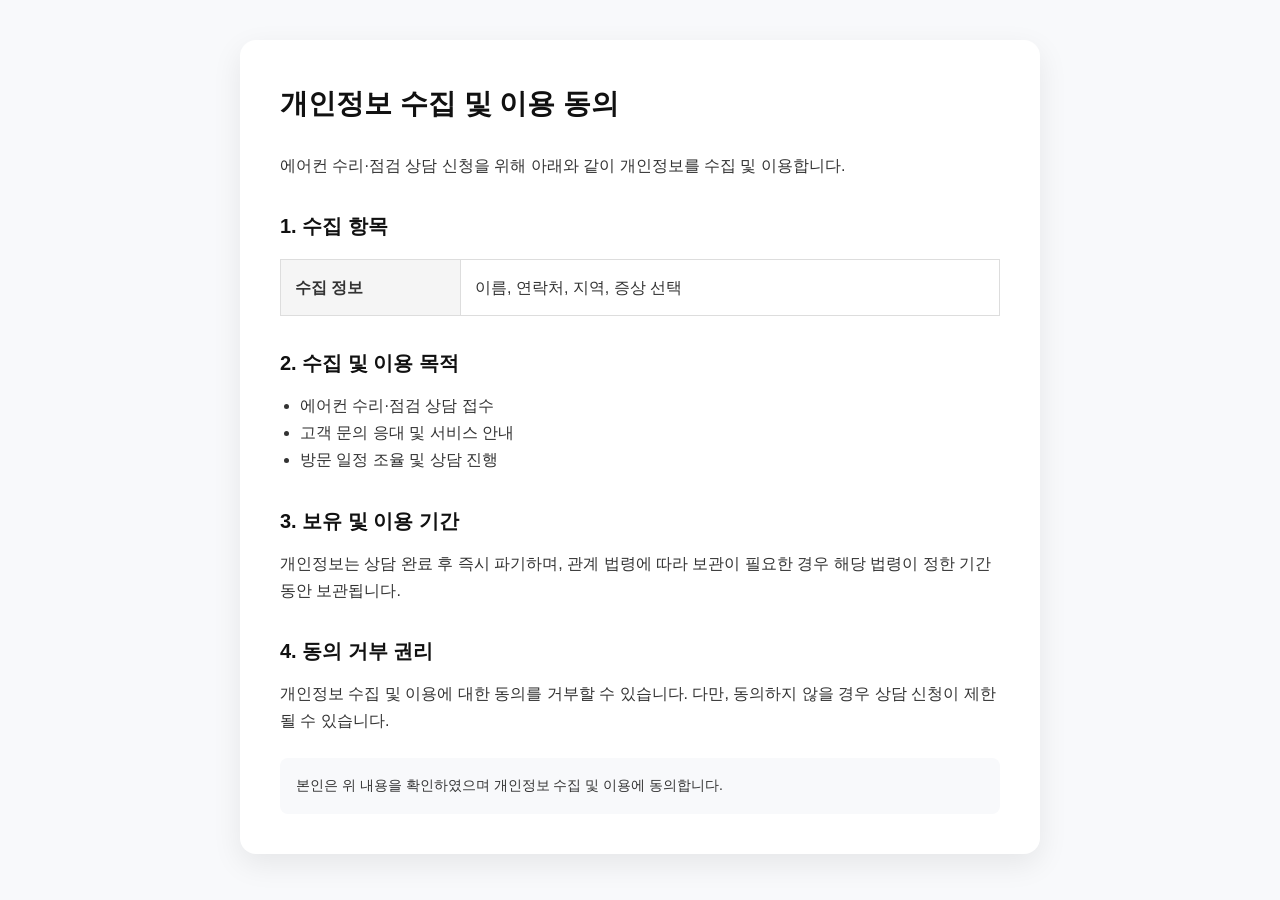
<file: privacy.html>
<!DOCTYPE html>
<html lang="ko">

<head>
    <meta charset="UTF-8">
    <meta name="viewport" content="width=device-width, initial-scale=1.0">
    <title>개인정보 수집 및 이용 동의</title>

    <style>
        * {
            margin: 0;
            padding: 0;
            box-sizing: border-box;
        }

        body {
            font-family: 'Pretendard', sans-serif;
            line-height: 1.7;
            color: #333;
            background: #f8f9fb;
            padding: 40px 20px;
        }

        .container {
            max-width: 800px;
            margin: 0 auto;
            background: #fff;
            padding: 40px;
            border-radius: 16px;
            box-shadow: 0 10px 30px rgba(0,0,0,.08);
        }

        h1 {
            font-size: 28px;
            margin-bottom: 24px;
            color: #111;
        }

        h2 {
            font-size: 20px;
            margin-top: 30px;
            margin-bottom: 12px;
            color: #111;
        }

        p,
        li {
            font-size: 16px;
        }

        ul {
            padding-left: 20px;
        }

        table {
            width: 100%;
            border-collapse: collapse;
            margin-top: 16px;
        }

        th,
        td {
            border: 1px solid #ddd;
            padding: 14px;
            text-align: left;
        }

        th {
            width: 180px;
            background: #f5f5f5;
        }

        .notice {
            margin-top: 24px;
            padding: 16px;
            background: #f8f9fb;
            border-radius: 8px;
            font-size: 14px;
        }
    </style>
</head>

<body>

    <div class="container">

        <h1>개인정보 수집 및 이용 동의</h1>

        <p>
            에어컨 수리·점검 상담 신청을 위해 아래와 같이 개인정보를 수집 및 이용합니다.
        </p>

        <h2>1. 수집 항목</h2>

        <table>
            <tr>
                <th>수집 정보</th>
                <td>이름, 연락처, 지역, 증상 선택</td>
            </tr>
        </table>

        <h2>2. 수집 및 이용 목적</h2>

        <ul>
            <li>에어컨 수리·점검 상담 접수</li>
            <li>고객 문의 응대 및 서비스 안내</li>
            <li>방문 일정 조율 및 상담 진행</li>
        </ul>

        <h2>3. 보유 및 이용 기간</h2>

        <p>
            개인정보는 상담 완료 후 즉시 파기하며,
            관계 법령에 따라 보관이 필요한 경우 해당 법령이 정한 기간 동안 보관됩니다.
        </p>

        <h2>4. 동의 거부 권리</h2>

        <p>
            개인정보 수집 및 이용에 대한 동의를 거부할 수 있습니다.
            다만, 동의하지 않을 경우 상담 신청이 제한될 수 있습니다.
        </p>

        <div class="notice">
            본인은 위 내용을 확인하였으며 개인정보 수집 및 이용에 동의합니다.
        </div>

    </div>

</body>

</html>
</file>
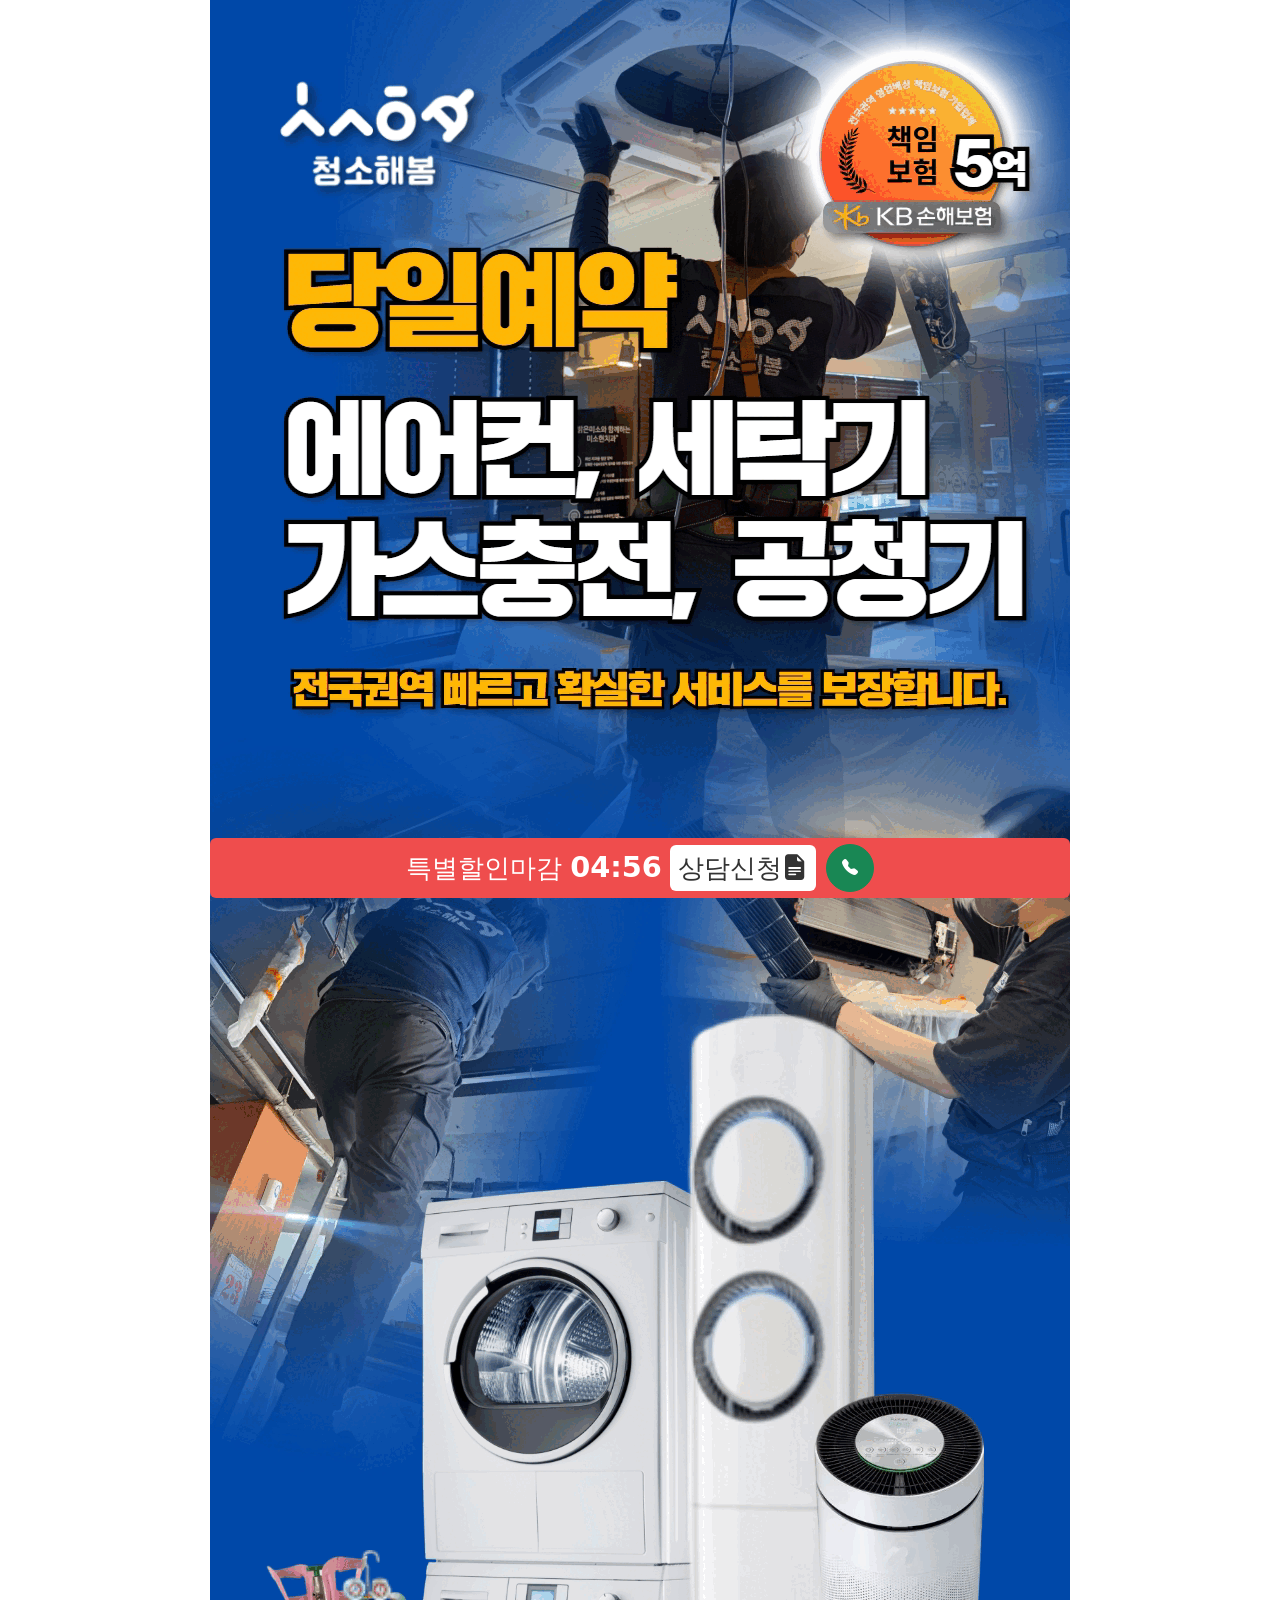
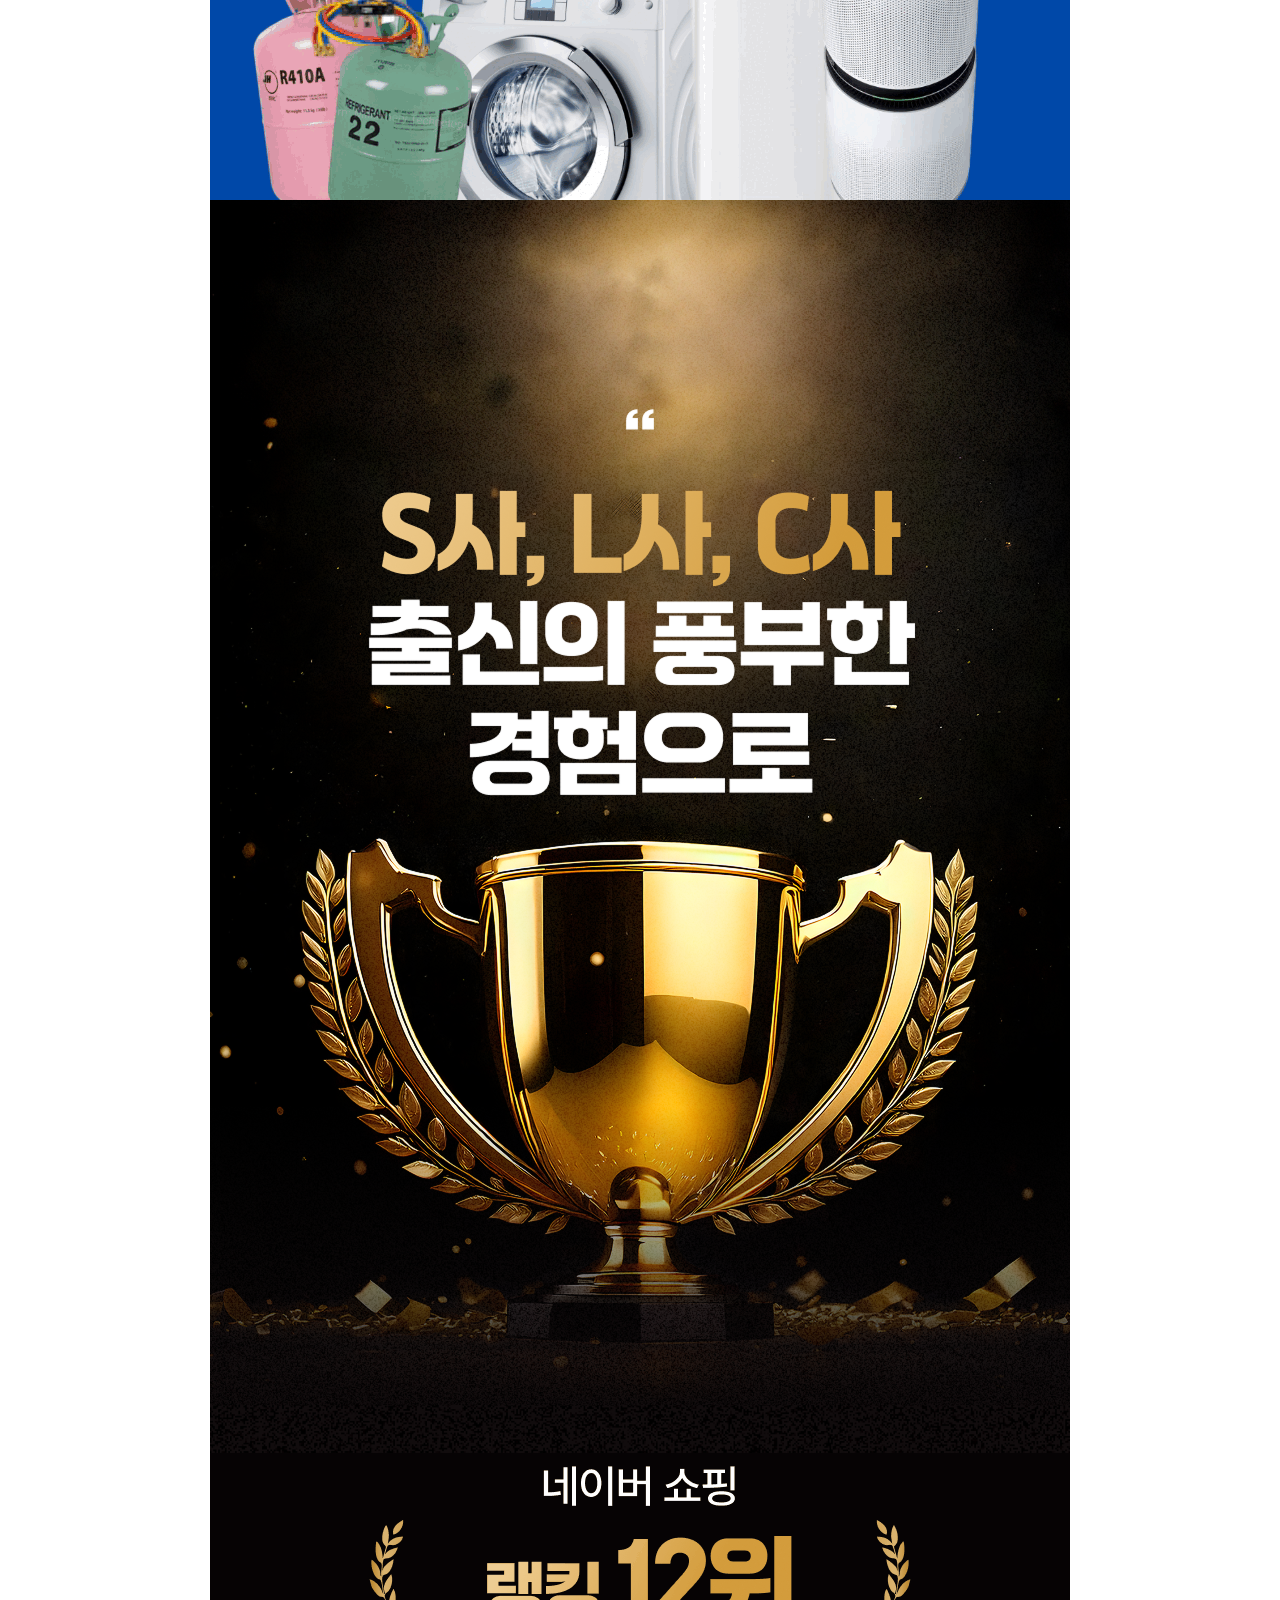
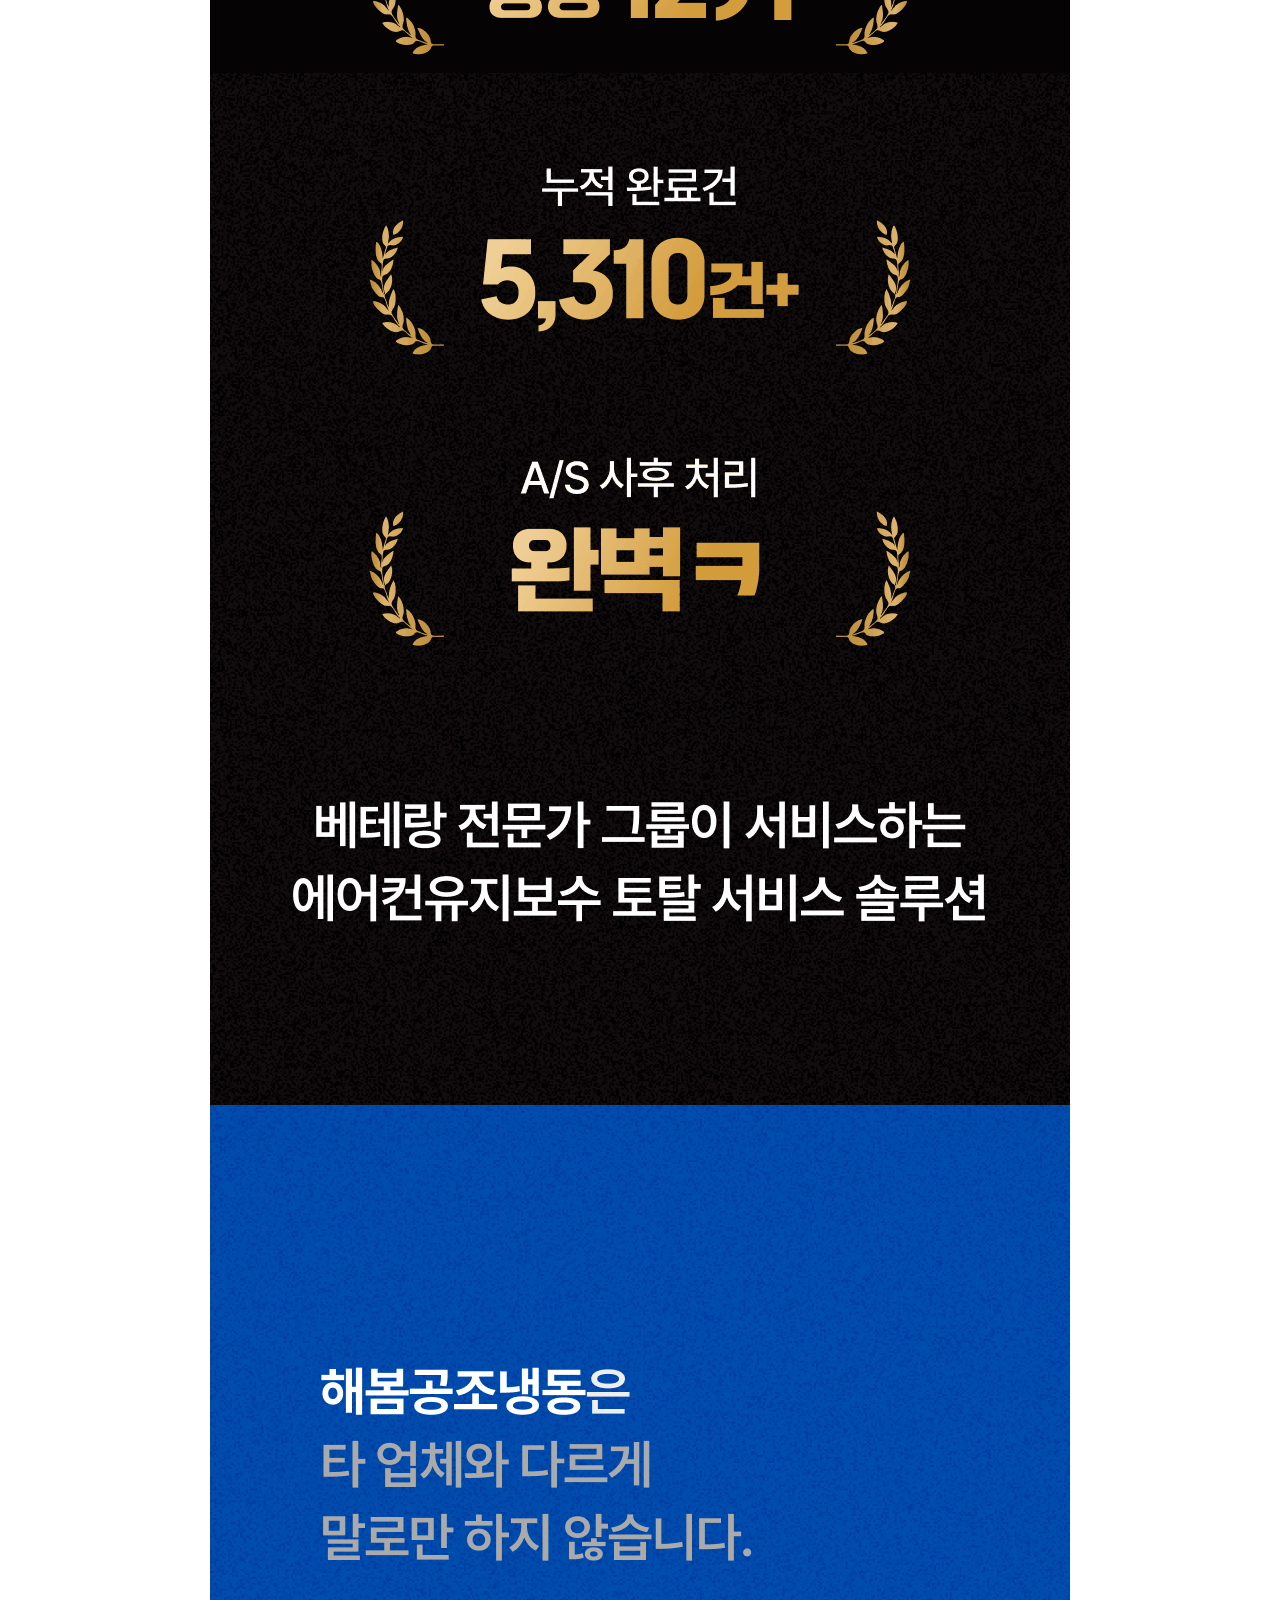
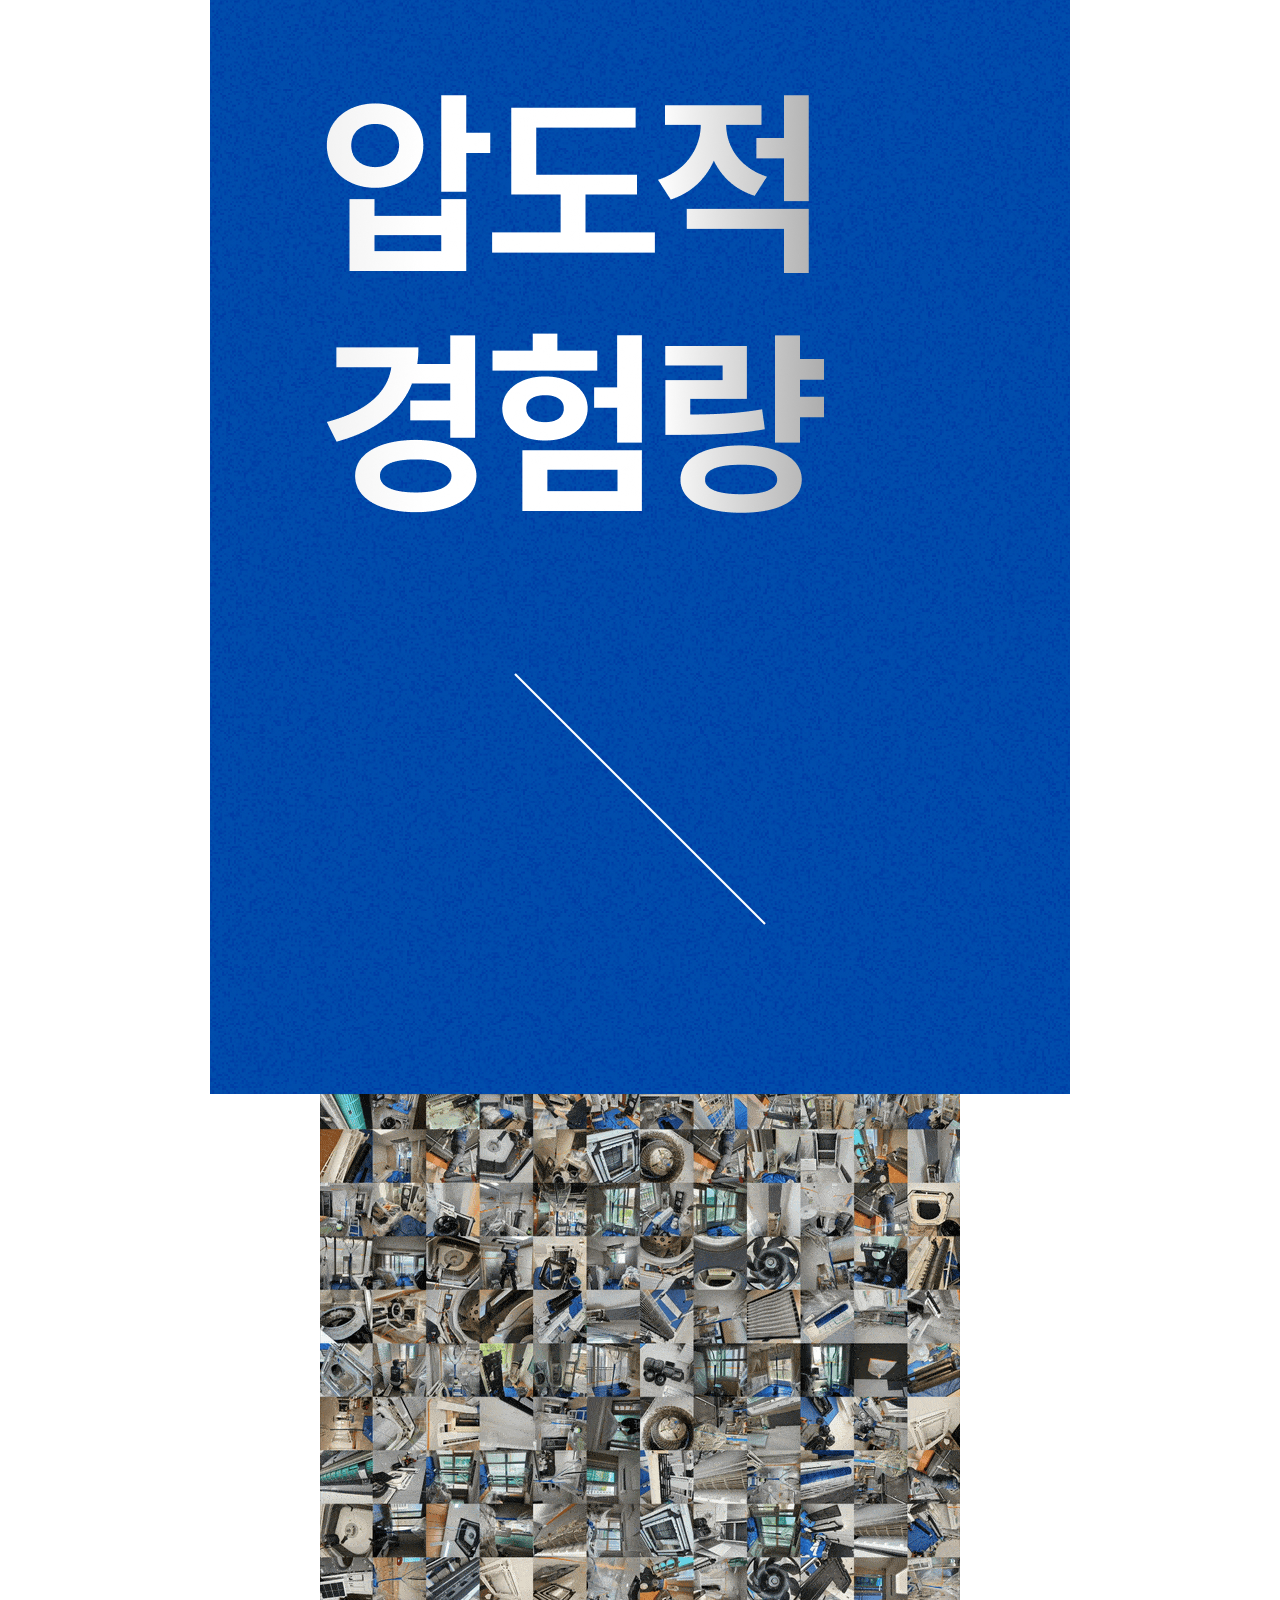
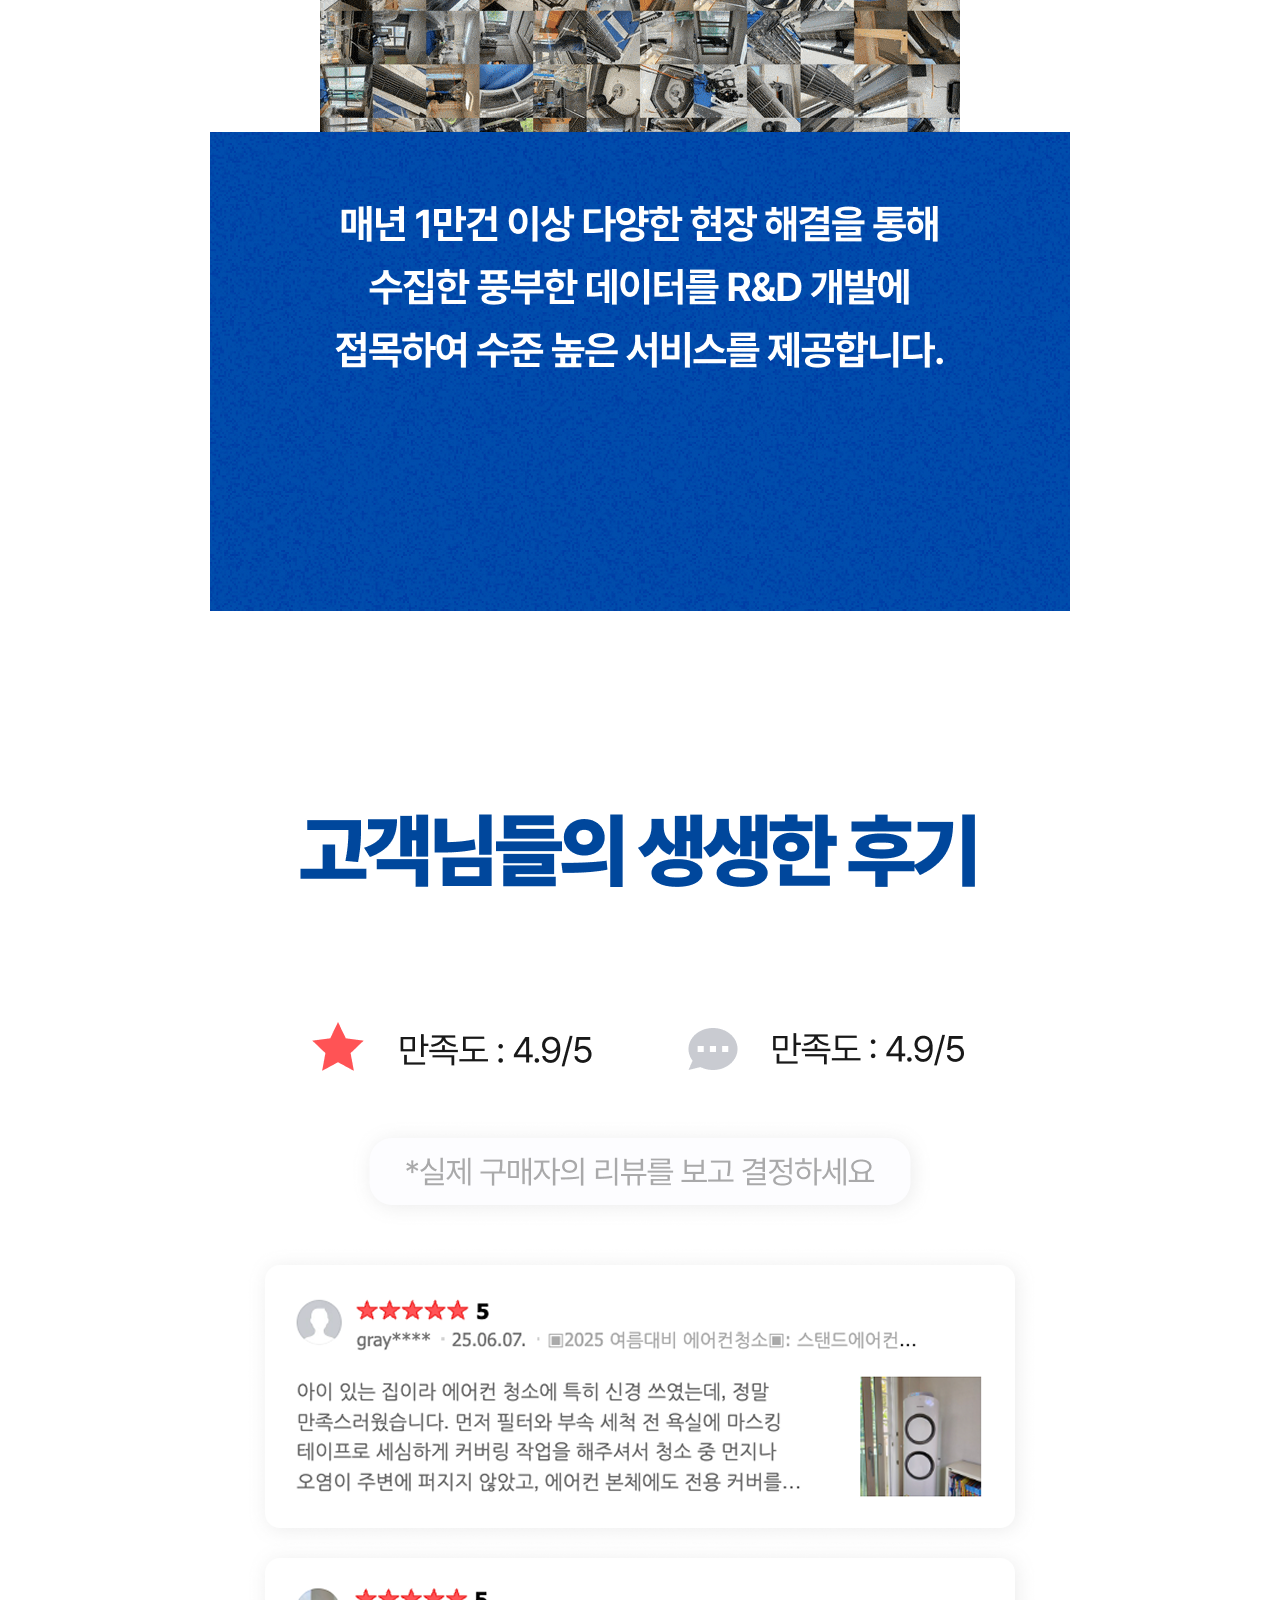
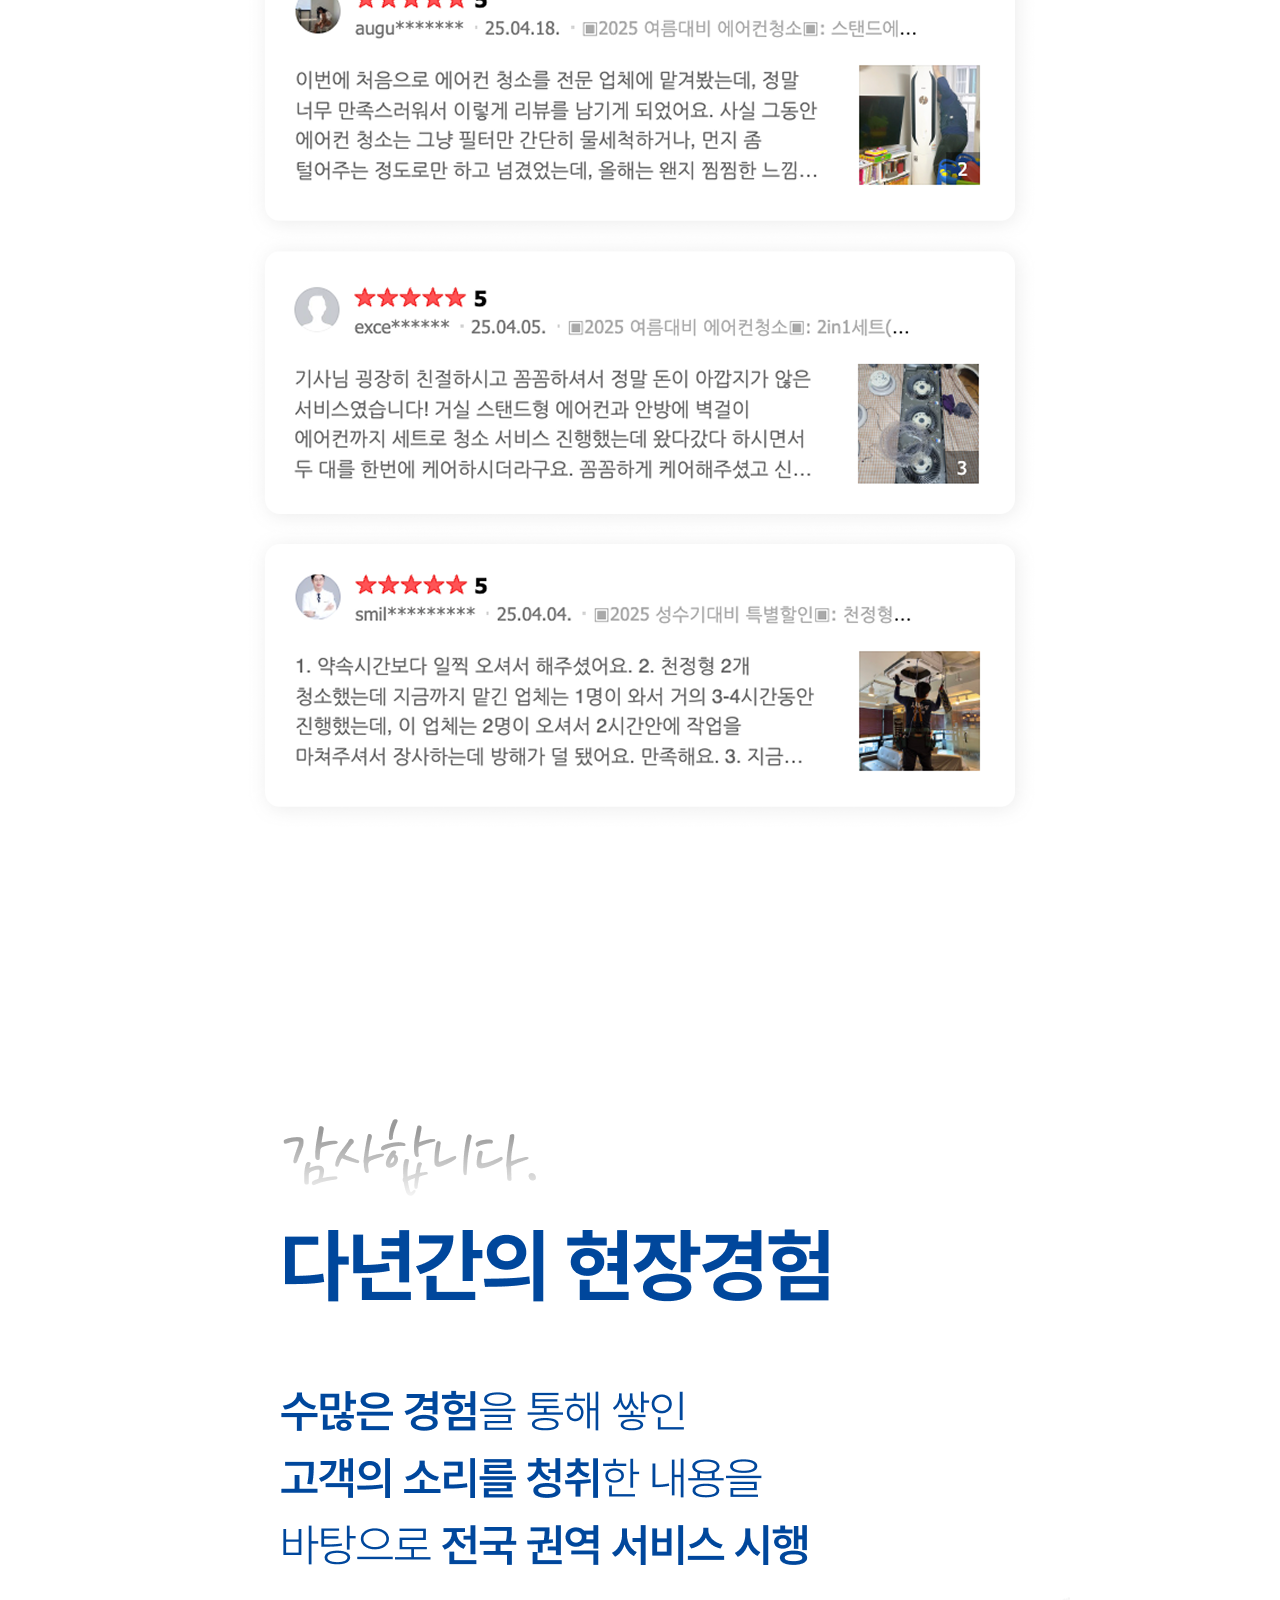
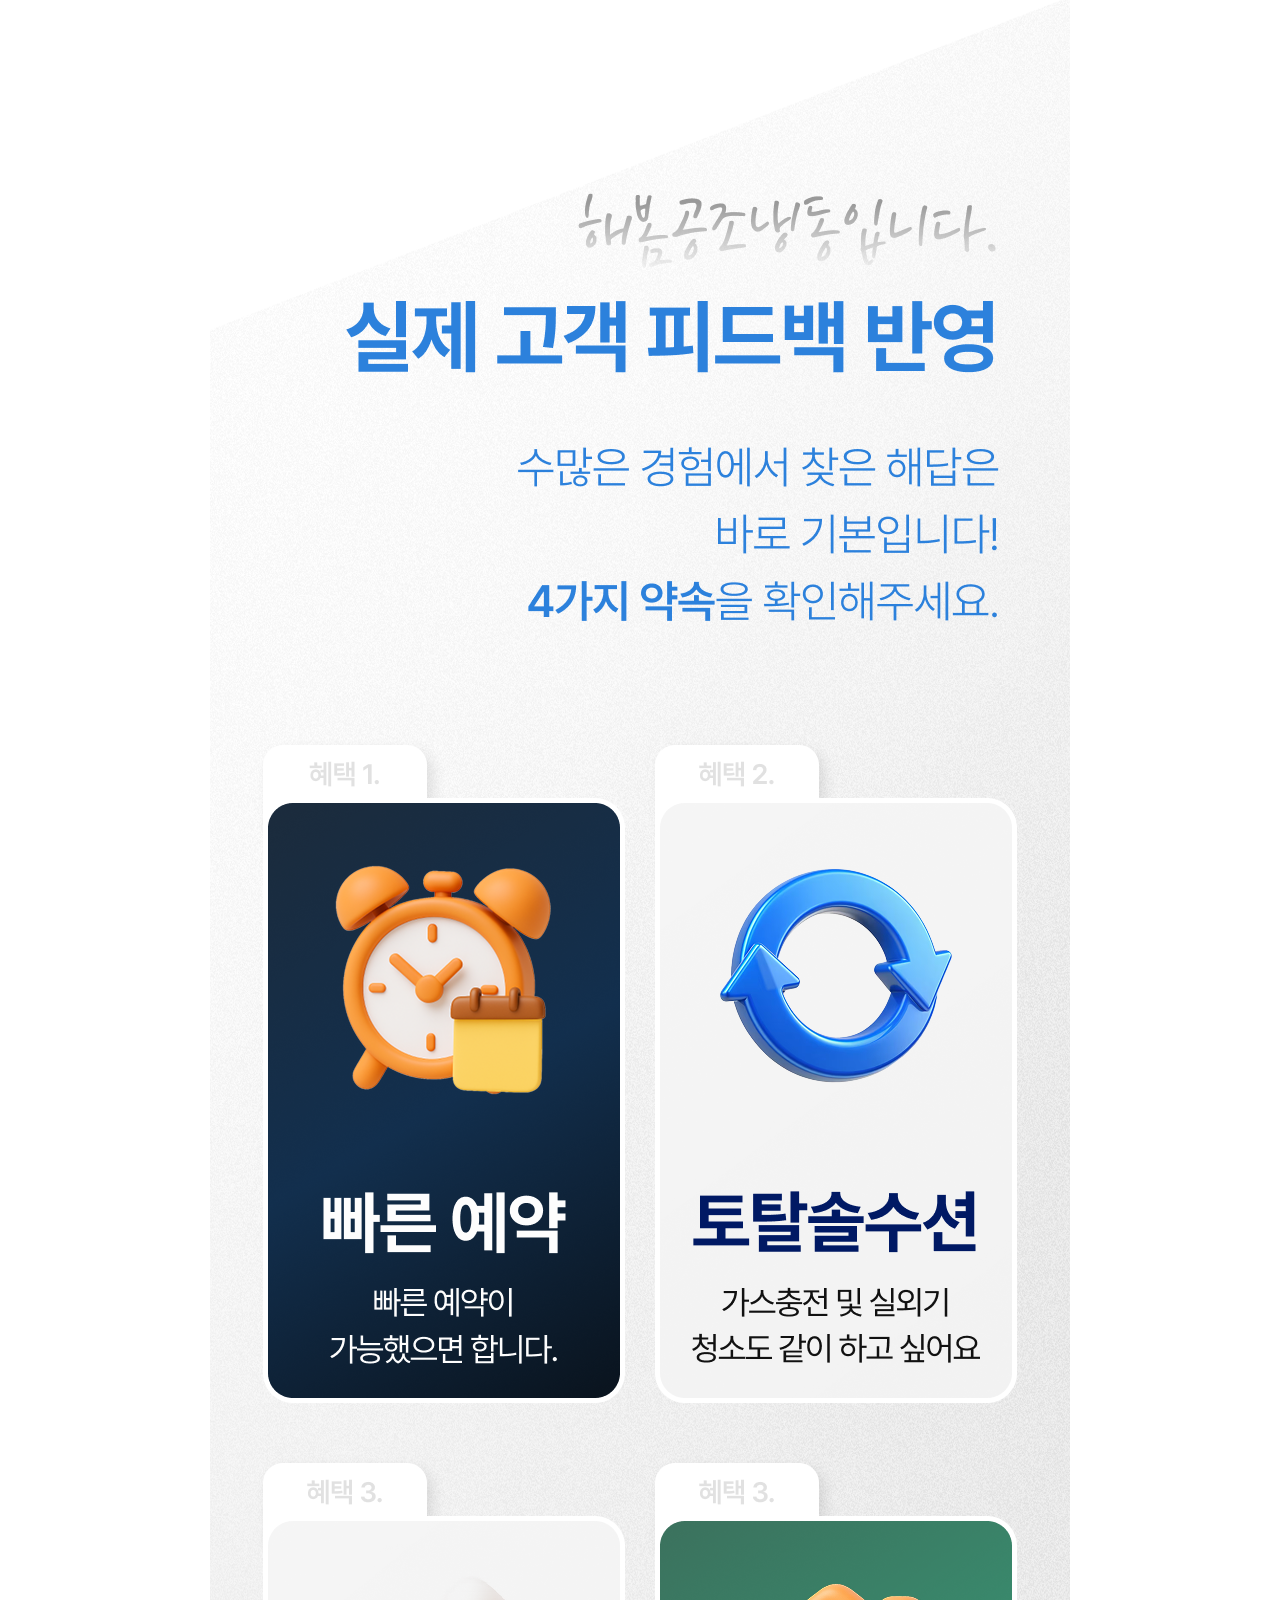
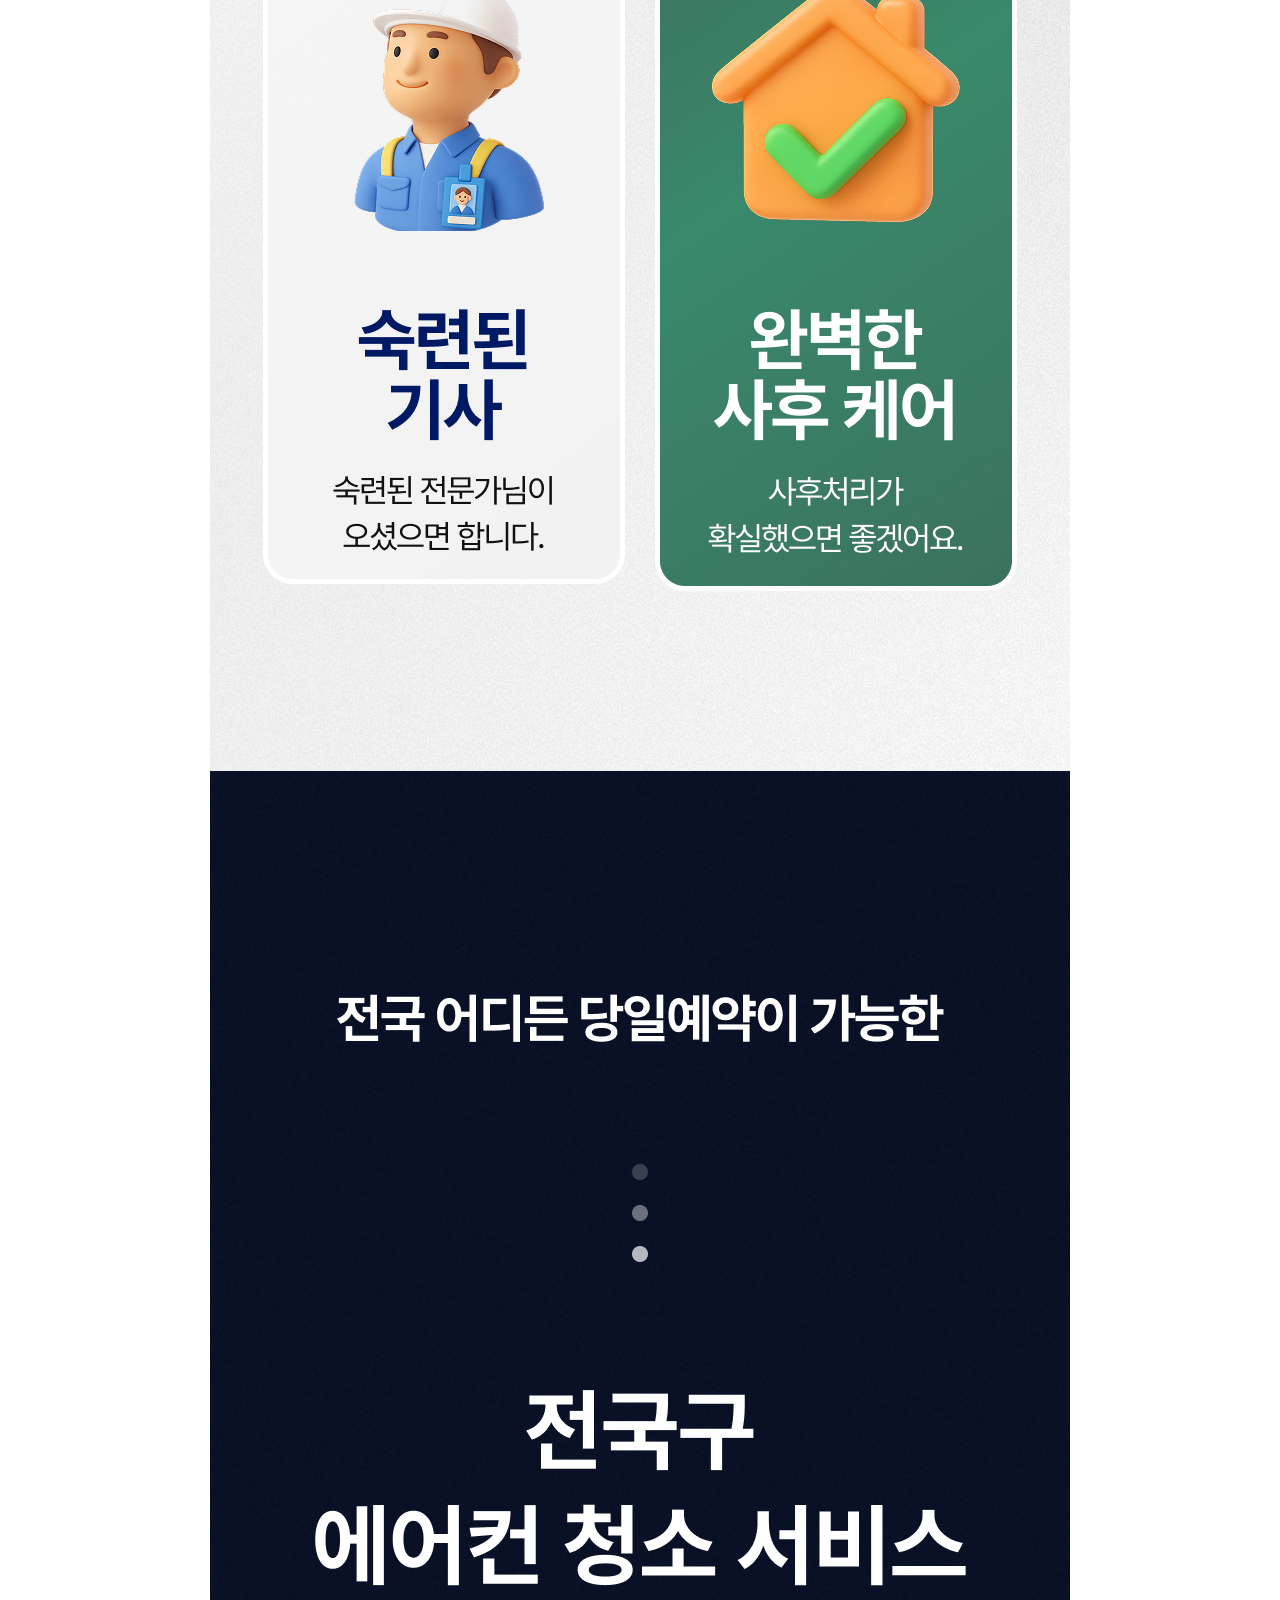
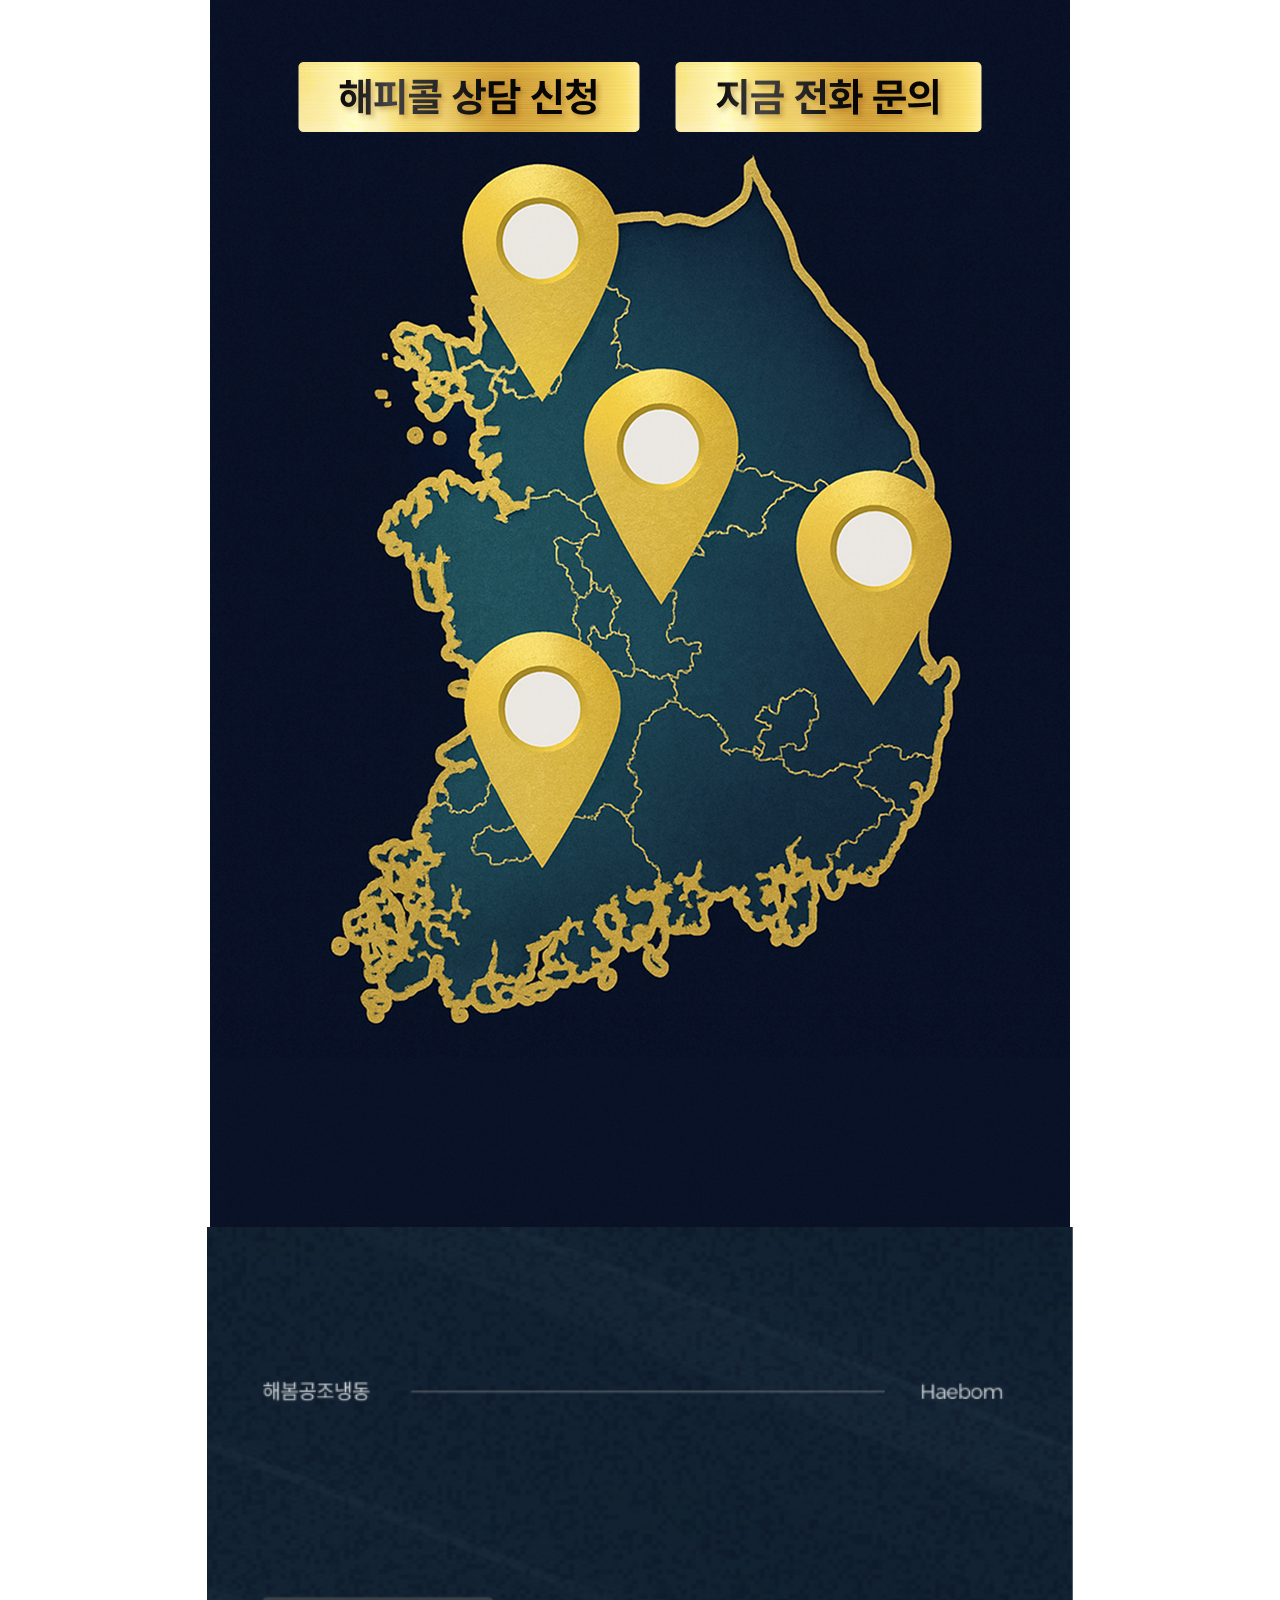
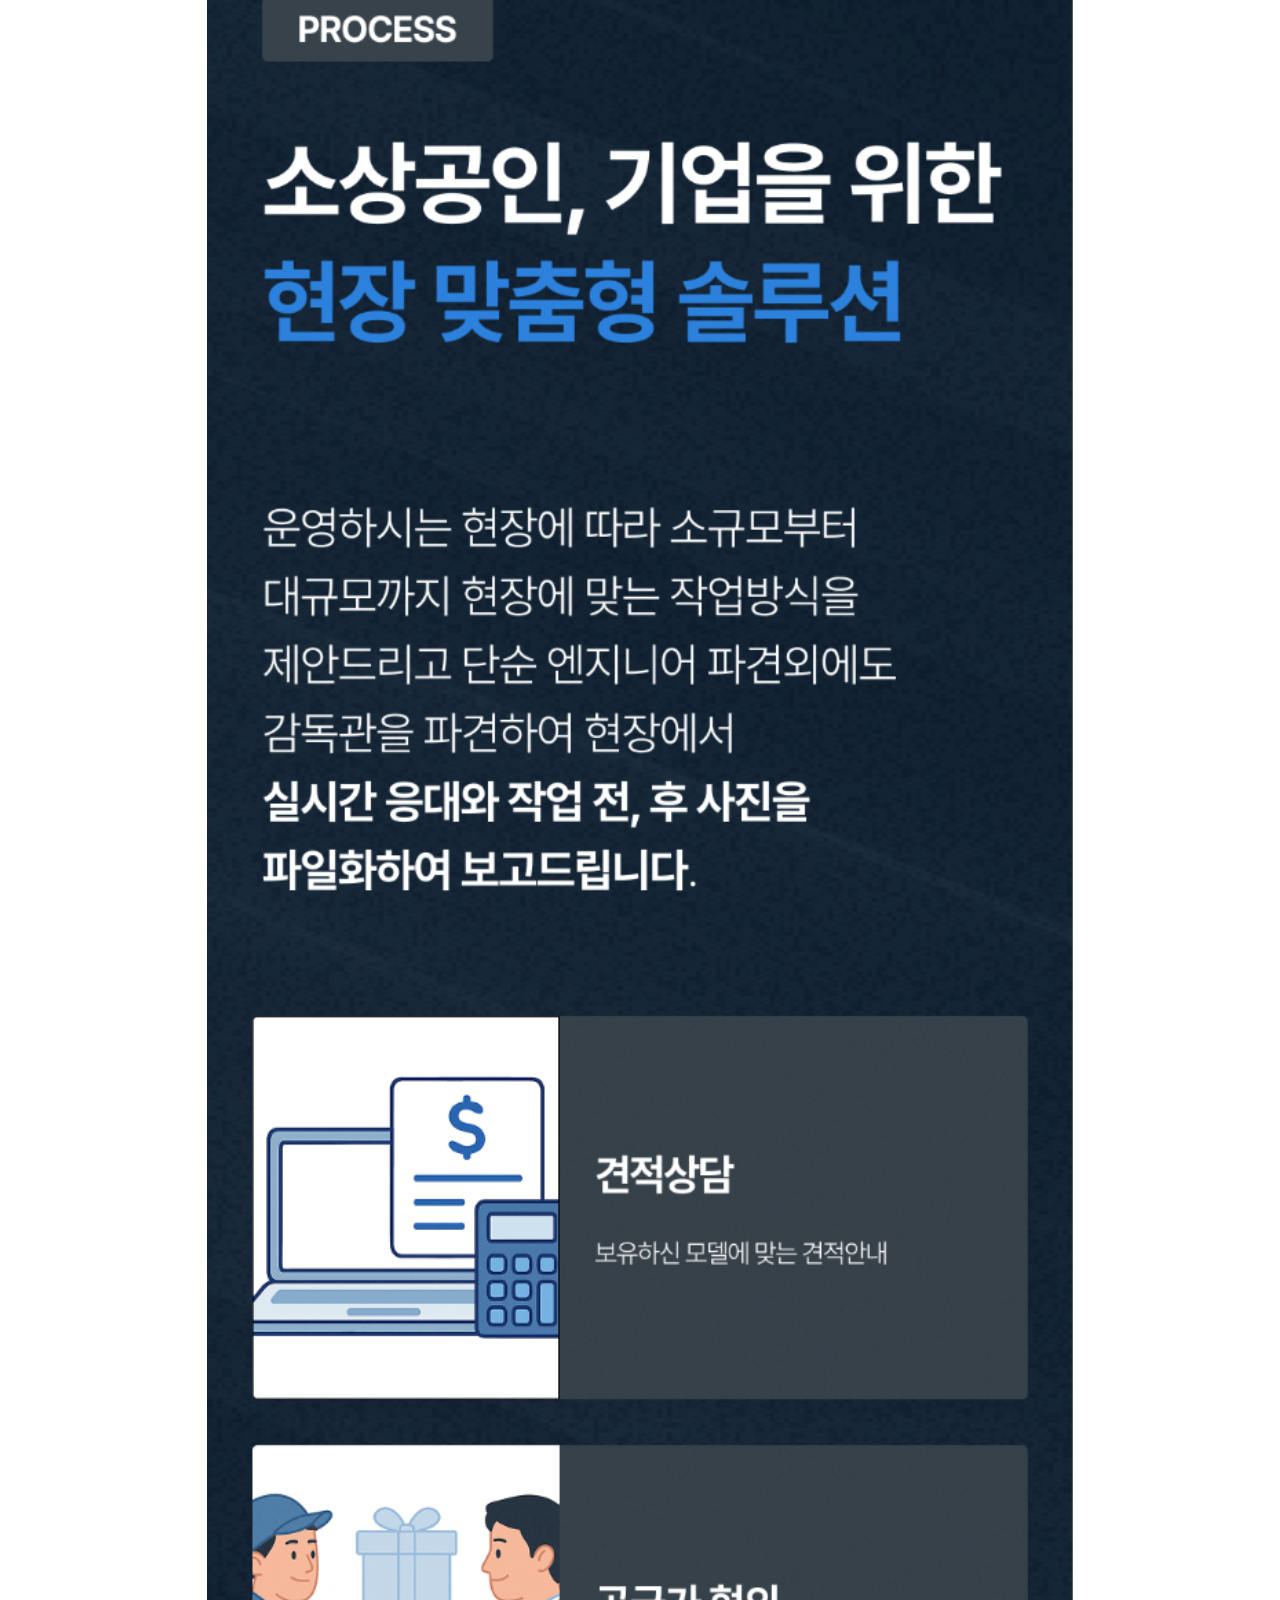
<file: backup/index_back.html>
<!DOCTYPE html>
<html lang="ko">

<head>
  <meta charset="UTF-8" />
  <meta name="viewport" content="width=device-width, initial-scale=1" />
  <title>청소해봄</title>
  <!-- 파비콘 추가 -->
  <link rel="shortcut icon" type="image/x-icon" href="images/favicon.ico?">
  <!-- Bootstrap 5 CSS -->
  <link href="https://cdn.jsdelivr.net/npm/bootstrap@5.3.0/dist/css/bootstrap.min.css" rel="stylesheet"
    crossorigin="anonymous" />
  <!-- Bootstrap Icons -->
  <link rel="stylesheet" href="https://cdn.jsdelivr.net/npm/bootstrap-icons@1.10.5/font/bootstrap-icons.css" />
  <style>
    /* 페이지 바닥 여백(footer 높이)만 남기고 모두 제거 */
    body {
      margin: 0;
      padding: 0;
      margin-bottom: 70px;
    }

    /* 슬라이드 리스트: 빈 여백 제거 */
    .slides {
      margin: 0;
      padding: 0;
    }

    /* 각 슬라이드: footer 높이 제외한 뷰포트 전체, 여백 제거 */
    .image-slide {
      margin: 0;
      padding: 0;
      display: flex;
      justify-content: center;
      align-items: center;
      overflow: hidden;
    }

    /* 모든 이미지: 컨테이너 안에서만 축소·확대, 절대 늘어나지 않음 */
    .image-slide img {
      display: block;
      margin: 0;
      padding: 0;
      max-width: 100%;
      max-height: 100%;
      width: auto;
      height: auto;
      object-fit: contain;
    }

    /* 제목 스타일 */
    .form-label-title {
      font-size: 1.25rem;
      font-weight: 700;
    }
    /* 약관 텍스트 박스 */
    .terms-box {
      max-height: 150px;
      overflow-y: auto;
      border: 1px solid #ddd;
      padding: 1rem;
      margin-bottom: 1rem;
      background: #f9f9f9;
      font-size: 0.9rem;
      line-height: 1.5;
    }


    /* 모바일(<=576px)에서 나머지 이미지도 폭 100% */
    @media (max-width: 576px) {
      .image-slide img {
        width: 100%;
        height: auto;
      }
    }

    /* 하단 버튼 바 투명 배경 */
    .navbar.fixed-bottom {
      background-color: transparent !important;
      box-shadow: none;
    }

    .btn-wrap {
      background-color: #ef4d4d;
      color: #ffffff;
      height: 80px;
    }

    .btn-inquiry-wrap {
      height: 60px;
      cursor: pointer;
    }

    .btn-sub-label {
      font-size: clamp(1rem, 4vw, 1.6rem); /* 뷰포트 크기에 따라 자동 크기 조절 */
      font-weight: 300;
    }

    .btn-timer {
      font-size: clamp(1.6rem, 4vw, 1.8rem); /* 뷰포트 크기에 따라 자동 크기 조절 */
      font-weight: 700;
    }

    .btn-main-label {
      font-weight: 500;
      font-size: clamp(1.2rem, 4vw, 1.6rem); /* 뷰포트 크기에 따라 자동 크기 조절 */
    }

    .btn-card {
      background-color: #ffffff; /* 또는 #ffffff, 원하시면 완전 흰색도 가능 */
      color: #333333;
      align-items: center;
      justify-content: center;
    }

    .btn-card .bi {
      font-size: clamp(1.2rem, 4vw, 1.6rem); /* 뷰포트 크기에 따라 자동 크기 조절 */
    }

    /* (이전 flex-height 설정은 제거) */
    .modal-content {
      display: flex;
      flex-direction: column;
      /* height: auto; */
    }

    /* 3) modal-body에만 스크롤 + 높이 제한 */
    .modal-dialog-scrollable .modal-body {
      overflow-y: auto;
      max-height: calc(100vh - 2rem - 56px - 56px);
      /* 2rem = 모달 위아래 margin
        56px = 모달 헤더 높이(약)
        56px = modal-footer 높이(약) 
        필요시 숫자 조정 */
    }

    /* 4) footer sticky 유지 */
    .modal-footer {
      position: sticky;
      bottom: 0;
      background: #fff;
      z-index: 10;
    }

    /* Footer 스타일 */
    .site-footer {
      margin-bottom: 100px;
      padding: 1rem 0 0.5rem; 
      color: #666;
      line-height: 1.5;
    }

    /* 첫 줄 제목 */
    .site-footer .footer-title {
      font-weight: 700;
      font-size: 1rem;
      color: #333;
    }

    /* 나머지 텍스트 */
    .site-footer .footer-text {
      font-size: 0.85rem;
    }

    /* 저작권 문구 */
    .site-footer .copyright {
      /* font-size: 0.75rem; */
      color: #999;
      margin-top: 0.5rem;
    }    
  </style>
</head>

<body>

  <!-- 이미지 슬라이드 리스트 -->
  <div class="container-fluid slides p-0 m-0">
    <!-- 1번 슬라이드: 폭 100vw -->
    <div class="image-slide">
      <img src="images/1.gif" alt="Design 1" />
    </div>
    <!-- 2~17번 슬라이드 -->
    <div class="image-slide"><img src="images/2.png" alt="Design 2" /></div>
    <div class="image-slide"><img src="images/3.gif" alt="Design 3" /></div>
    <div class="image-slide"><img src="images/4.gif" alt="Design 4" /></div>
    <div class="image-slide"><img src="images/5.gif" alt="Design 5" /></div>
    <div class="image-slide"><img src="images/6.png" alt="Design 6" /></div>
    <div class="image-slide"><img src="images/7.jpg" alt="Design 7" /></div>
    <div class="image-slide"><img src="images/8.gif" alt="Design 8" /></div>
    <div class="image-slide"><img src="images/9.jpg" alt="Design 9" /></div>
    <div class="image-slide"><img src="images/10.png" alt="Design 10" /></div>
    <div class="image-slide"><img src="images/11.png" alt="Design 11" /></div>
    <div class="image-slide"><img src="images/12.png" alt="Design 12" /></div>
    <div class="image-slide"><img src="images/13.jpg" alt="Design 13" /></div>
    <div class="image-slide"><img src="images/14.jpg" alt="Design 14" /></div>
    <div class="image-slide"><img src="images/15.jpg" alt="Design 15" /></div>
    <div class="image-slide"><img src="images/16.png" alt="Design 16" /></div>
    <div class="image-slide"><img src="images/17.png" alt="Design 17" /></div>
  </div>


  <nav class="navbar fixed-bottom bg-light d-flex align-items-center justify-content-center" style="height: 70px;">
    <div class="w-100" style="max-width: 860px;">
      <div class="d-flex gap-2 align-items-center h-100">
        <div class="btn-wrap rounded  w-100 h-100 d-flex align-items-center justify-content-center"
          style="height: 90px;">
  
          <!-- 왼쪽: 상담신청 텍스트 묶음 -->
          <div class="btn-inquiry-wrap d-flex align-items-center gap-2 flex-wrap"
          data-bs-toggle="modal" data-bs-target="#inquiryModal" >
            <span class="btn-sub-label">특별할인마감</span>
            <span class="btn-timer"></span>
            <div class="btn-card px-2 py-1 rounded d-flex align-items-center">
              <span class="btn-main-label">상담신청</span>
              <i class="bi bi-file-earmark-text-fill"></i>
            </div>
          </div>
  
          <a href="tel:01027474112"
            class="btn btn-success d-flex align-items-center justify-content-center rounded-circle"
            style="width: 48px; height: 48px; margin-left: 10px;">
            <i class="bi bi-telephone-fill"></i>
          </a>
        </div>
      </div>
    </div>
  </nav>
  
  <div class="modal fade" id="inquiryModal" tabindex="-1" aria-labelledby="inquiryModalLabel" aria-hidden="true">
    <div class="modal-dialog modal-dialog-centered modal-dialog-scrollable">
      <div class="modal-content">
        <form id="inquiryForm">
          <div class="modal-header">
            <h5 class="modal-title" id="inquiryModalLabel">서비스 문의</h5>
            <button type="button" class="btn-close" data-bs-dismiss="modal" aria-label="닫기"></button>
          </div>
          <div class="modal-body">
            <!-- 성함 -->
            <div class="mb-3">
              <label for="userName" class="form-label form-label-title">성함</label>
              <input type="text" class="form-control" id="userName" name="userName" required />
            </div>
          
            <!-- 연락처 -->
            <div class="mb-3">
              <label for="userPhone" class="form-label form-label-title">연락처</label>
              <input type="tel" class="form-control" id="userPhone" name="userPhone" placeholder="010-1234-5678" required
                pattern="\d{3}-\d{4}-\d{4}" maxlength="13" inputmode="numeric" />
            </div>
          
            <!-- 연락 가능 시간 -->
            <fieldset class="mb-3">
              <legend class="form-label-title">연락가능시간</legend>
              <div class="form-check">
                <input class="form-check-input" type="radio" name="contactTime" id="timeAM" value="오전" required />
                <label class="form-check-label" for="timeAM">오전</label>
              </div>
              <div class="form-check">
                <input class="form-check-input" type="radio" name="contactTime" id="timePM" value="오후" />
                <label class="form-check-label" for="timePM">오후</label>
              </div>
            </fieldset>
          
            <!-- 서비스 -->
            <div class="mb-3">
              <label class="form-label form-label-title">서비스</label>
              <label class="form-check-label">(복수선택 가능)</label>
              <div class="form-check">
                <input class="form-check-input" type="checkbox" id="svc1" name="services" value="에어컨 청소" />
                <label class="form-check-label" for="svc1">에어컨 청소</label>
              </div>
              <div class="form-check">
                <input class="form-check-input" type="checkbox" id="svc2" name="services" value="에어컨 가스충전" />
                <label class="form-check-label" for="svc2">에어컨 가스충전</label>
              </div>
              <div class="form-check">
                <input class="form-check-input" type="checkbox" id="svc3" name="services" value="세탁기 청소" />
                <label class="form-check-label" for="svc3">세탁기 청소</label>
              </div>
              <div class="form-check">
                <input class="form-check-input" type="checkbox" id="svc4" name="services" value="공기청정기 청소" />
                <label class="form-check-label" for="svc4">공기청정기 청소</label>
              </div>
            </div>
          
            <!-- 약관 내용 -->
            <div class="mb-3">
              <label class="form-label form-label-title">상담을 위한 개인정보 수집동의</label>
              <div class="terms-box">
                <strong>📄 개인정보 수집 및 이용 동의서</strong><br>
                <br>
                <em>1. 수집하는 개인정보 항목</em><br>
                이름, 연락처(휴대전화번호), 주소(선택사항), 상담내용<br>
                <br>
                <em>2. 수집 및 이용 목적</em><br>
                서비스 상담 및 예약, 고객 문의 응대, 서비스 제공에 대한 안내 및 알림<br>
                <br>
                <em>3. 보유 및 이용 기간</em><br>
                수집일로부터 1년간 보관 후 파기 (단, 관련 법령에 따라 보관이 필요한 경우 해당 기간 동안 보관)<br>
                <br>
                <em>4. 동의 거부 권리 및 불이익 안내</em><br>
                개인정보 제공을 거부할 권리가 있으나, 이 경우 상담 및 서비스 제공이 제한될 수 있습니다.<br>
              </div>
              <div class="form-check">
                <input class="form-check-input" type="checkbox" id="agreeTerms" required checked/>
                <label class="form-check-label" for="agreeTerms">
                  약관에 동의합니다.
                </label>
              </div>
            </div>    
          </div> <!-- /.modal-body -->
          <div class="modal-footer p-0">
            <div id="formAlert" class="alert alert-danger alert-dismissible fade d-none w-100" role="alert">
              <span id="formAlertMsg"></span>
              <button type="button" class="btn-close" aria-label="Close" onclick="hideAlert()"></button>
            </div>
            <button type="submit" class="btn btn-primary w-100">
              상담 접수 
            </button>
          </div>
        </form>
      </div>
    </div>
  </div>

  <!-- Footer -->
  <footer class="site-footer text-center">
    <div class="container">
      <p class="footer-title mb-1">해봄공조냉동 / 청소해봄</p>
      <p class="footer-text mb-1">
        경기도 부천시 원미구 조마루로371번길 60<br>
        서원빌딩 청소해봄아카데미
      </p>
      <p class="footer-text mb-1">
        사업자등록번호 226-16-63802<br>
        상표등록번호 402022-0171276<br>
        보험증권번호 2025-1785852
      </p>
      <p class="footer-text mb-1">상담전화, 문자접수 010-2747-4112</p>
      <p class="copyright mb-0">&copy;haebompartners All Rights Reserved.</p>
    </div>
  </footer>

  <!-- Bootstrap JS Bundle (Popper 포함) -->
  <script src="https://cdn.jsdelivr.net/npm/bootstrap@5.3.0/dist/js/bootstrap.bundle.min.js"
    crossorigin="anonymous"></script>

  <!-- 폼 제출 & API 호출 -->
  <script>
    document.getElementById("inquiryForm").addEventListener("submit", function (e) {
      e.preventDefault();

      // 1) 서비스 최소 1개 선택 검증
      hideAlert();

      // 서비스 최소 1개 선택 검증
      const checked = document.querySelectorAll('input[name="services"]:checked');
      if (checked.length === 0) {
        const alertEl = document.getElementById("formAlert");
        document.getElementById("formAlertMsg").textContent = "서비스를 하나 이상 선택해 주세요.";
        alertEl.classList.remove("d-none");
        alertEl.classList.add("show");
        return;
      }

      const data = {
        userName: document.getElementById("userName").value,
        userPhone: document.getElementById("userPhone").value,
        contactTime: document.querySelector('input[name="contactTime"]:checked').value,
        services: Array.from(checked).map(el => el.value),
      };
      fetch("https://api.example.com/submit-inquiry", {
        method: "POST",
        headers: { "Content-Type": "application/json" },
        body: JSON.stringify(data)
      })
        .then(res => { if (!res.ok) throw new Error("네트워크 오류"); return res.json(); })
        .then(json => {
          alert("접수가 완료되었습니다! 감사합니다.");
          const bsModal = bootstrap.Modal.getInstance(document.getElementById("inquiryModal"));
          bsModal.hide();
          this.reset();
        })
        .catch(err => { console.error(err); alert("접수 중 오류가 발생했습니다."); });
    });

    // Alert 숨기기 함수
      function hideAlert() {
        const alertEl = document.getElementById("formAlert");
        alertEl.classList.add("d-none");
        alertEl.classList.remove("show");
      }

      // 폼 & 입력 요소 참조
      const form = document.getElementById("inquiryForm");
      const serviceCheckboxes = document.querySelectorAll('input[name="services"]');

      // 체크박스 클릭 시 Alert 지우기
      serviceCheckboxes.forEach(chk => {
        chk.addEventListener("change", hideAlert);
      });

        // 전화번호 입력 시 자동 포맷
          const phoneInput = document.getElementById("userPhone");
          phoneInput.addEventListener("input", function () {
            // 숫자만 추출, 최대 11자리
            let digits = this.value.replace(/\D/g, "").slice(0, 11);
            let formatted = "";

            if (digits.length <= 3) {
              formatted = digits;
            } else if (digits.length <= 7) {
              formatted = digits.slice(0, 3) + "-" + digits.slice(3);
            } else {
              formatted = digits.slice(0, 3) + "-" + digits.slice(3, 7) + "-" + digits.slice(7);
            }

            this.value = formatted;
          });

    // 타이머 시작 (5분 = 300초)
    let timeLeft = 300;

    function updateTimer() {
      const timerEl = document.querySelector('.btn-timer');
      if (!timerEl) return;

      let min = Math.floor(timeLeft / 60);
      let sec = timeLeft % 60;

      // "00:05:00" 형식으로 출력
      timerEl.textContent = `${String(min).padStart(2, '0')}:${String(sec).padStart(2, '0')}`;

      if (timeLeft > 0) {
        timeLeft--;
      } else {
        clearInterval(timerInterval);
        timerEl.textContent = "00:00";
      }
    }

    // 최초 1번 실행
    updateTimer();
    // 1초마다 업데이트
    const timerInterval = setInterval(updateTimer, 1000);          
  </script>
</body>

</html>
</file>
